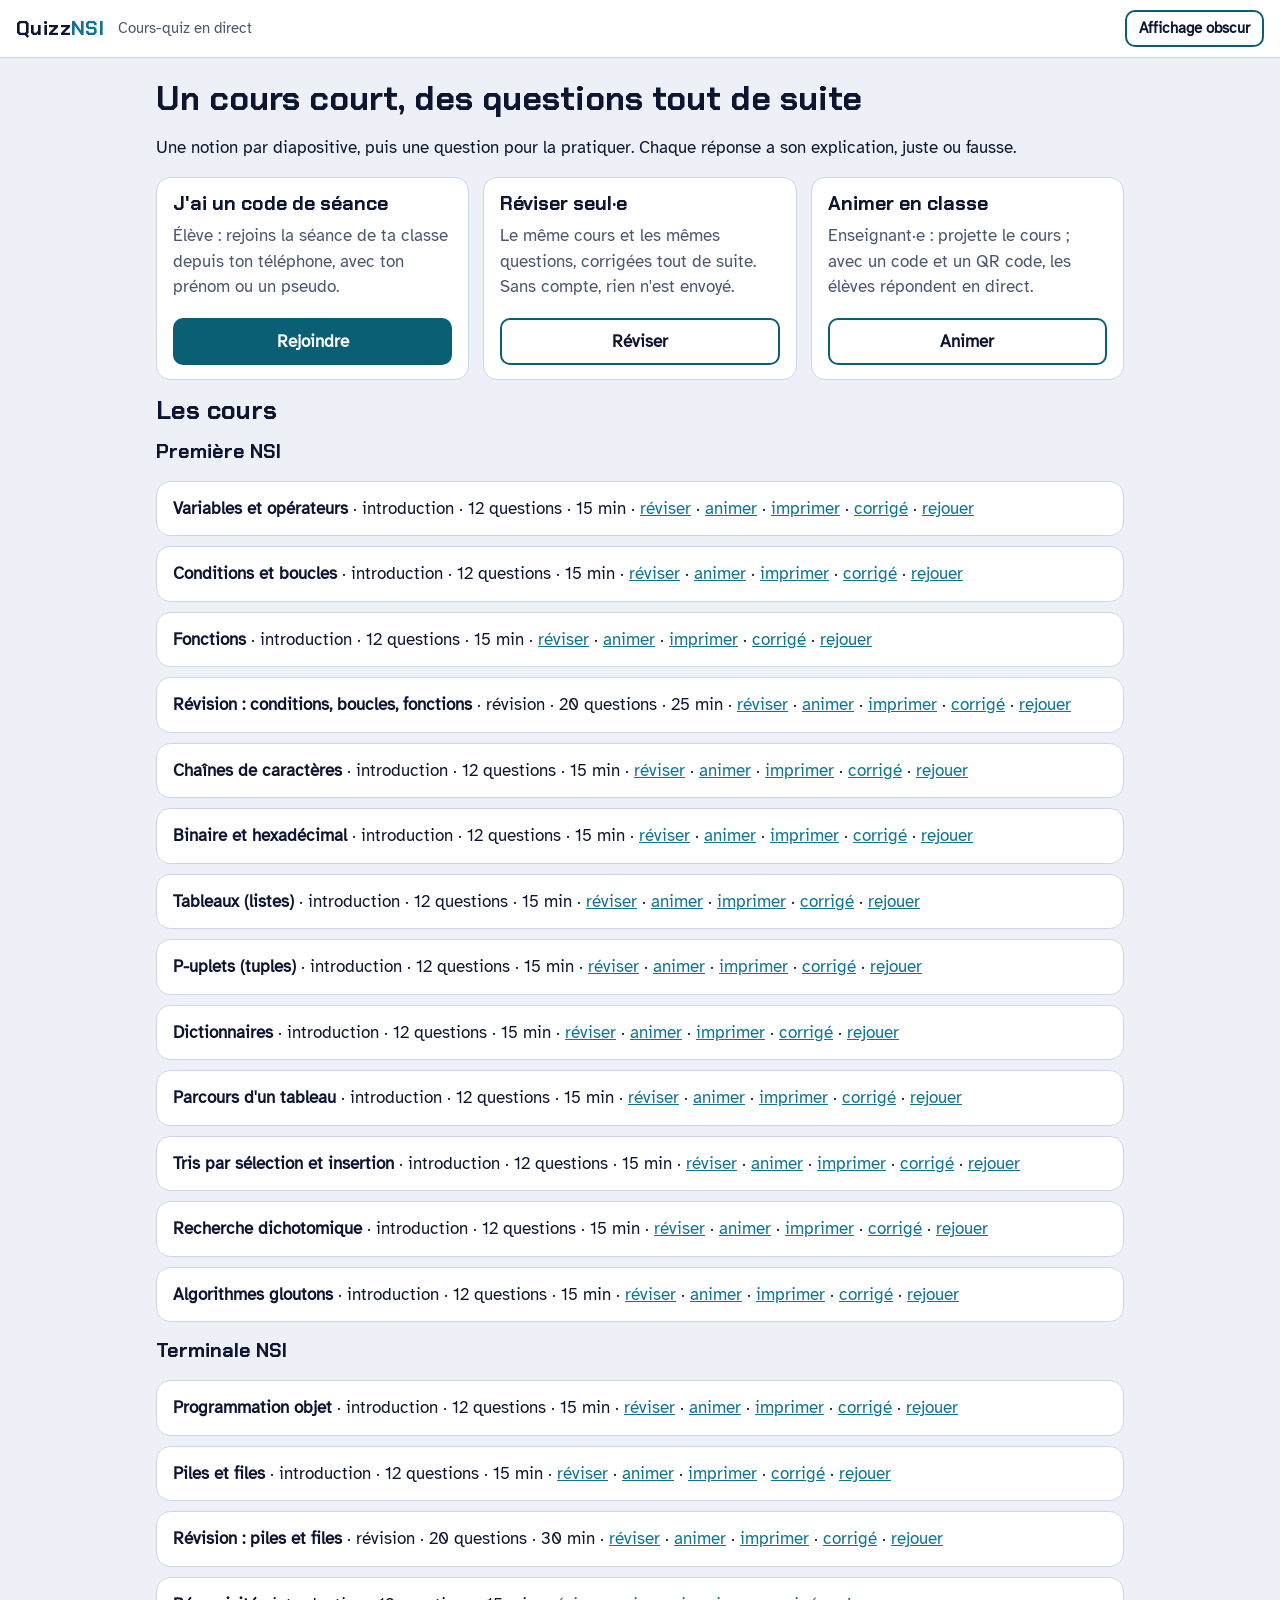
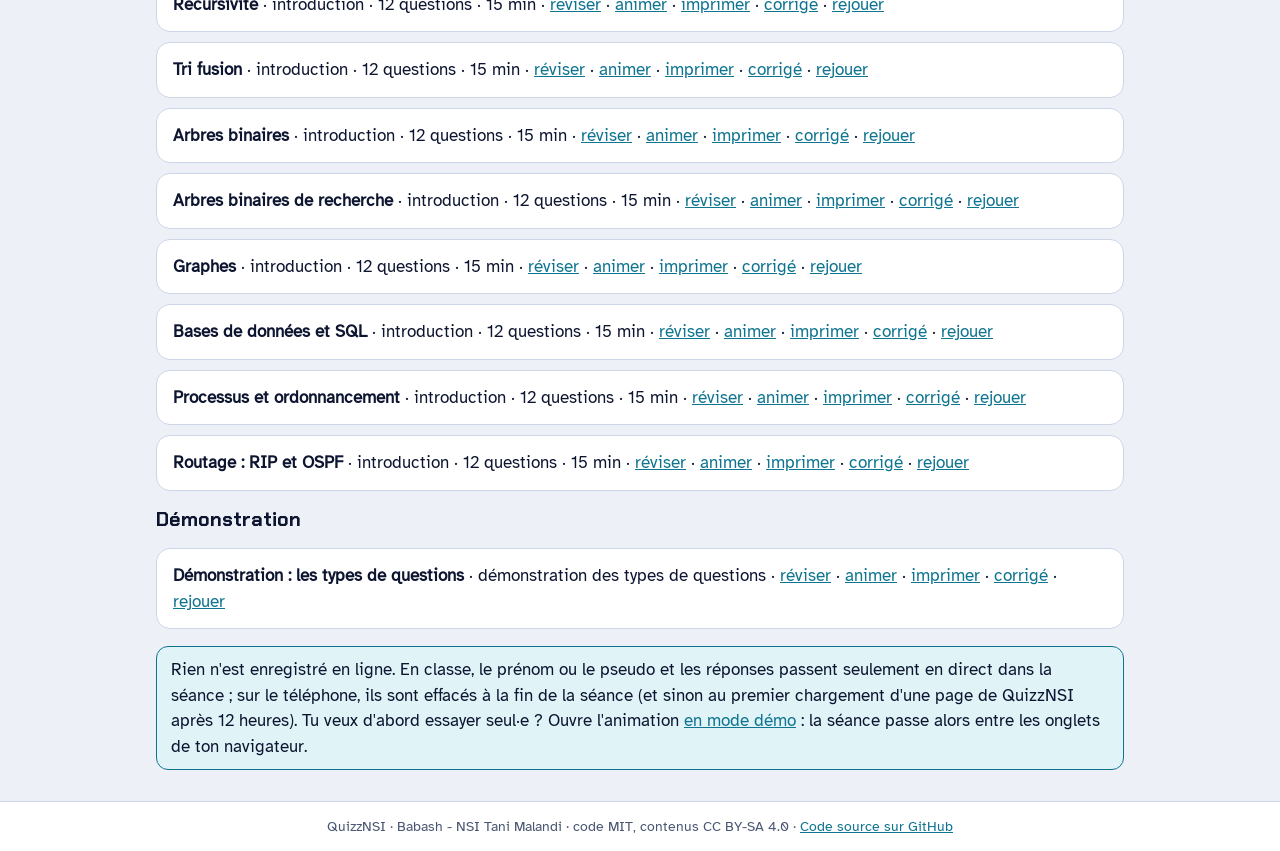
<file: index.html>
<!DOCTYPE html>
<html lang="fr">
<head>
<meta charset="utf-8">
<meta name="viewport" content="width=device-width, initial-scale=1">
<title>QuizzNSI · cours-quiz en direct</title>
<meta name="description" content="Des cours en diapositives avec des questions à choix, à suivre en classe, chacun·e depuis son téléphone, seul·e en révision, ou sur papier.">
<link rel="icon" href="favicon.svg" type="image/svg+xml">
<link rel="stylesheet" href="css/polices.css">
<link rel="stylesheet" href="css/quizz.css">
<script>try{var t=localStorage.getItem('quizz-nsi:theme');t=t&&JSON.parse(t);if(t==='light'||t==='dark')document.documentElement.dataset.theme=t}catch(e){}</script>
</head>
<body>
<a class="evitement" href="#contenu">Aller au contenu</a>
<header class="barre">
  <a class="marque" href="index.html">Quizz<b>NSI</b></a>
  <span class="titre-page">Cours-quiz en direct</span>
  <div class="actions"><button class="bouton petit" type="button" data-bascule-theme>Affichage obscur</button></div>
</header>
<main id="contenu" tabindex="-1" class="accueil">
  <h1>Un cours court, des questions tout de suite</h1>
  <p>Une notion par diapositive, puis une question pour la pratiquer. Chaque réponse a son explication, juste ou fausse.</p>
  <div class="chemins">
    <section class="cadre chemin">
      <h2>J'ai un code de séance</h2>
      <p>Élève : rejoins la séance de ta classe depuis ton téléphone, avec ton prénom ou un pseudo.</p>
      <a class="bouton fort" href="rejoindre.html">Rejoindre</a>
    </section>
    <section class="cadre chemin">
      <h2>Réviser seul·e</h2>
      <p>Le même cours et les mêmes questions, corrigées tout de suite. Sans compte, rien n'est envoyé.</p>
      <a class="bouton" href="revision.html?cours=piles-files">Réviser</a>
    </section>
    <section class="cadre chemin">
      <h2>Animer en classe</h2>
      <p>Enseignant·e : projette le cours ; avec un code et un QR code, les élèves répondent en direct.</p>
      <a class="bouton" href="animer.html?cours=piles-files">Animer</a>
    </section>
  </div>
  <h2>Les cours</h2>
  <div id="cours">
  <h3>Première NSI</h3>
  <ul class="cours-liste">
    <li class="cadre"><strong>Variables et opérateurs</strong> · introduction · 12 questions · 15&nbsp;min · <a href="revision.html?cours=variables">réviser</a> · <a href="animer.html?cours=variables">animer</a> · <a href="imprimer.html?cours=variables">imprimer</a> · <a href="imprimer.html?cours=variables&amp;corrige">corrigé</a> · <a href="revision.html?cours=variables&amp;rejouer">rejouer</a></li>
    <li class="cadre"><strong>Conditions et boucles</strong> · introduction · 12 questions · 15&nbsp;min · <a href="revision.html?cours=conditions-boucles">réviser</a> · <a href="animer.html?cours=conditions-boucles">animer</a> · <a href="imprimer.html?cours=conditions-boucles">imprimer</a> · <a href="imprimer.html?cours=conditions-boucles&amp;corrige">corrigé</a> · <a href="revision.html?cours=conditions-boucles&amp;rejouer">rejouer</a></li>
    <li class="cadre"><strong>Fonctions</strong> · introduction · 12 questions · 15&nbsp;min · <a href="revision.html?cours=fonctions">réviser</a> · <a href="animer.html?cours=fonctions">animer</a> · <a href="imprimer.html?cours=fonctions">imprimer</a> · <a href="imprimer.html?cours=fonctions&amp;corrige">corrigé</a> · <a href="revision.html?cours=fonctions&amp;rejouer">rejouer</a></li>
    <li class="cadre"><strong>Révision : conditions, boucles, fonctions</strong> · révision · 20 questions · 25&nbsp;min · <a href="revision.html?cours=revision-conditions-boucles">réviser</a> · <a href="animer.html?cours=revision-conditions-boucles">animer</a> · <a href="imprimer.html?cours=revision-conditions-boucles">imprimer</a> · <a href="imprimer.html?cours=revision-conditions-boucles&amp;corrige">corrigé</a> · <a href="revision.html?cours=revision-conditions-boucles&amp;rejouer">rejouer</a></li>
    <li class="cadre"><strong>Chaînes de caractères</strong> · introduction · 12 questions · 15&nbsp;min · <a href="revision.html?cours=chaines">réviser</a> · <a href="animer.html?cours=chaines">animer</a> · <a href="imprimer.html?cours=chaines">imprimer</a> · <a href="imprimer.html?cours=chaines&amp;corrige">corrigé</a> · <a href="revision.html?cours=chaines&amp;rejouer">rejouer</a></li>
    <li class="cadre"><strong>Binaire et hexadécimal</strong> · introduction · 12 questions · 15&nbsp;min · <a href="revision.html?cours=binaire">réviser</a> · <a href="animer.html?cours=binaire">animer</a> · <a href="imprimer.html?cours=binaire">imprimer</a> · <a href="imprimer.html?cours=binaire&amp;corrige">corrigé</a> · <a href="revision.html?cours=binaire&amp;rejouer">rejouer</a></li>
    <li class="cadre"><strong>Tableaux (listes)</strong> · introduction · 12 questions · 15&nbsp;min · <a href="revision.html?cours=listes">réviser</a> · <a href="animer.html?cours=listes">animer</a> · <a href="imprimer.html?cours=listes">imprimer</a> · <a href="imprimer.html?cours=listes&amp;corrige">corrigé</a> · <a href="revision.html?cours=listes&amp;rejouer">rejouer</a></li>
    <li class="cadre"><strong>P-uplets (tuples)</strong> · introduction · 12 questions · 15&nbsp;min · <a href="revision.html?cours=tuples">réviser</a> · <a href="animer.html?cours=tuples">animer</a> · <a href="imprimer.html?cours=tuples">imprimer</a> · <a href="imprimer.html?cours=tuples&amp;corrige">corrigé</a> · <a href="revision.html?cours=tuples&amp;rejouer">rejouer</a></li>
    <li class="cadre"><strong>Dictionnaires</strong> · introduction · 12 questions · 15&nbsp;min · <a href="revision.html?cours=dictionnaires">réviser</a> · <a href="animer.html?cours=dictionnaires">animer</a> · <a href="imprimer.html?cours=dictionnaires">imprimer</a> · <a href="imprimer.html?cours=dictionnaires&amp;corrige">corrigé</a> · <a href="revision.html?cours=dictionnaires&amp;rejouer">rejouer</a></li>
    <li class="cadre"><strong>Parcours d'un tableau</strong> · introduction · 12 questions · 15&nbsp;min · <a href="revision.html?cours=parcours-tableau">réviser</a> · <a href="animer.html?cours=parcours-tableau">animer</a> · <a href="imprimer.html?cours=parcours-tableau">imprimer</a> · <a href="imprimer.html?cours=parcours-tableau&amp;corrige">corrigé</a> · <a href="revision.html?cours=parcours-tableau&amp;rejouer">rejouer</a></li>
    <li class="cadre"><strong>Tris par sélection et insertion</strong> · introduction · 12 questions · 15&nbsp;min · <a href="revision.html?cours=tris">réviser</a> · <a href="animer.html?cours=tris">animer</a> · <a href="imprimer.html?cours=tris">imprimer</a> · <a href="imprimer.html?cours=tris&amp;corrige">corrigé</a> · <a href="revision.html?cours=tris&amp;rejouer">rejouer</a></li>
    <li class="cadre"><strong>Recherche dichotomique</strong> · introduction · 12 questions · 15&nbsp;min · <a href="revision.html?cours=dichotomie">réviser</a> · <a href="animer.html?cours=dichotomie">animer</a> · <a href="imprimer.html?cours=dichotomie">imprimer</a> · <a href="imprimer.html?cours=dichotomie&amp;corrige">corrigé</a> · <a href="revision.html?cours=dichotomie&amp;rejouer">rejouer</a></li>
    <li class="cadre"><strong>Algorithmes gloutons</strong> · introduction · 12 questions · 15&nbsp;min · <a href="revision.html?cours=gloutons">réviser</a> · <a href="animer.html?cours=gloutons">animer</a> · <a href="imprimer.html?cours=gloutons">imprimer</a> · <a href="imprimer.html?cours=gloutons&amp;corrige">corrigé</a> · <a href="revision.html?cours=gloutons&amp;rejouer">rejouer</a></li>
  </ul>
  <h3>Terminale NSI</h3>
  <ul class="cours-liste">
    <li class="cadre"><strong>Programmation objet</strong> · introduction · 12 questions · 15&nbsp;min · <a href="revision.html?cours=poo">réviser</a> · <a href="animer.html?cours=poo">animer</a> · <a href="imprimer.html?cours=poo">imprimer</a> · <a href="imprimer.html?cours=poo&amp;corrige">corrigé</a> · <a href="revision.html?cours=poo&amp;rejouer">rejouer</a></li>
    <li class="cadre"><strong>Piles et files</strong> · introduction · 12 questions · 15&nbsp;min · <a href="revision.html?cours=piles-files">réviser</a> · <a href="animer.html?cours=piles-files">animer</a> · <a href="imprimer.html?cours=piles-files">imprimer</a> · <a href="imprimer.html?cours=piles-files&amp;corrige">corrigé</a> · <a href="revision.html?cours=piles-files&amp;rejouer">rejouer</a></li>
    <li class="cadre"><strong>Révision : piles et files</strong> · révision · 20 questions · 30&nbsp;min · <a href="revision.html?cours=revision-piles-files">réviser</a> · <a href="animer.html?cours=revision-piles-files">animer</a> · <a href="imprimer.html?cours=revision-piles-files">imprimer</a> · <a href="imprimer.html?cours=revision-piles-files&amp;corrige">corrigé</a> · <a href="revision.html?cours=revision-piles-files&amp;rejouer">rejouer</a></li>
    <li class="cadre"><strong>Récursivité</strong> · introduction · 12 questions · 15&nbsp;min · <a href="revision.html?cours=recursivite">réviser</a> · <a href="animer.html?cours=recursivite">animer</a> · <a href="imprimer.html?cours=recursivite">imprimer</a> · <a href="imprimer.html?cours=recursivite&amp;corrige">corrigé</a> · <a href="revision.html?cours=recursivite&amp;rejouer">rejouer</a></li>
    <li class="cadre"><strong>Tri fusion</strong> · introduction · 12 questions · 15&nbsp;min · <a href="revision.html?cours=tri-fusion">réviser</a> · <a href="animer.html?cours=tri-fusion">animer</a> · <a href="imprimer.html?cours=tri-fusion">imprimer</a> · <a href="imprimer.html?cours=tri-fusion&amp;corrige">corrigé</a> · <a href="revision.html?cours=tri-fusion&amp;rejouer">rejouer</a></li>
    <li class="cadre"><strong>Arbres binaires</strong> · introduction · 12 questions · 15&nbsp;min · <a href="revision.html?cours=arbres-binaires">réviser</a> · <a href="animer.html?cours=arbres-binaires">animer</a> · <a href="imprimer.html?cours=arbres-binaires">imprimer</a> · <a href="imprimer.html?cours=arbres-binaires&amp;corrige">corrigé</a> · <a href="revision.html?cours=arbres-binaires&amp;rejouer">rejouer</a></li>
    <li class="cadre"><strong>Arbres binaires de recherche</strong> · introduction · 12 questions · 15&nbsp;min · <a href="revision.html?cours=abr">réviser</a> · <a href="animer.html?cours=abr">animer</a> · <a href="imprimer.html?cours=abr">imprimer</a> · <a href="imprimer.html?cours=abr&amp;corrige">corrigé</a> · <a href="revision.html?cours=abr&amp;rejouer">rejouer</a></li>
    <li class="cadre"><strong>Graphes</strong> · introduction · 12 questions · 15&nbsp;min · <a href="revision.html?cours=graphes">réviser</a> · <a href="animer.html?cours=graphes">animer</a> · <a href="imprimer.html?cours=graphes">imprimer</a> · <a href="imprimer.html?cours=graphes&amp;corrige">corrigé</a> · <a href="revision.html?cours=graphes&amp;rejouer">rejouer</a></li>
    <li class="cadre"><strong>Bases de données et SQL</strong> · introduction · 12 questions · 15&nbsp;min · <a href="revision.html?cours=sql">réviser</a> · <a href="animer.html?cours=sql">animer</a> · <a href="imprimer.html?cours=sql">imprimer</a> · <a href="imprimer.html?cours=sql&amp;corrige">corrigé</a> · <a href="revision.html?cours=sql&amp;rejouer">rejouer</a></li>
    <li class="cadre"><strong>Processus et ordonnancement</strong> · introduction · 12 questions · 15&nbsp;min · <a href="revision.html?cours=processus">réviser</a> · <a href="animer.html?cours=processus">animer</a> · <a href="imprimer.html?cours=processus">imprimer</a> · <a href="imprimer.html?cours=processus&amp;corrige">corrigé</a> · <a href="revision.html?cours=processus&amp;rejouer">rejouer</a></li>
    <li class="cadre"><strong>Routage : RIP et OSPF</strong> · introduction · 12 questions · 15&nbsp;min · <a href="revision.html?cours=routage">réviser</a> · <a href="animer.html?cours=routage">animer</a> · <a href="imprimer.html?cours=routage">imprimer</a> · <a href="imprimer.html?cours=routage&amp;corrige">corrigé</a> · <a href="revision.html?cours=routage&amp;rejouer">rejouer</a></li>
  </ul>
  <h3>Démonstration</h3>
  <ul class="cours-liste">
    <li class="cadre"><strong>Démonstration : les types de questions</strong> · démonstration des types de questions · <a href="revision.html?cours=demo-types-de-questions">réviser</a> · <a href="animer.html?cours=demo-types-de-questions">animer</a> · <a href="imprimer.html?cours=demo-types-de-questions">imprimer</a> · <a href="imprimer.html?cours=demo-types-de-questions&amp;corrige">corrigé</a> · <a href="revision.html?cours=demo-types-de-questions&amp;rejouer">rejouer</a></li>
  </ul>
  </div>
  <p class="info">Rien n'est enregistré en ligne. En classe, le prénom ou le pseudo et les réponses passent seulement en direct dans la séance ; sur le téléphone, ils sont effacés à la fin de la séance (et sinon au premier chargement d'une page de QuizzNSI après 12 heures). Tu veux d'abord essayer seul·e ? Ouvre l'animation <a href="animer.html?cours=piles-files&amp;demo">en mode démo</a> : la séance passe alors entre les onglets de ton navigateur.</p>
</main>
<footer class="pied">QuizzNSI · Babash - NSI Tani Malandi · code MIT, contenus CC BY-SA 4.0 · <a href="https://github.com/babash/quizz-nsi" rel="noopener">Code source sur GitHub</a></footer>
<script src="js/commun.js"></script>
<script>
(async function () {
  const Q = window.QuizzNSI; Q.theme();
  try {
    const r = await fetch('cours/catalogue.json', { cache: 'no-cache' }); if (!r.ok) return;
    const c = await r.json(); if (!c || !Array.isArray(c.cours) || !c.cours.length) return;
    // rangés par niveau, dans l'ordre du catalogue (la progression de l'année) ; la démonstration à la fin
    const ligne = x => {
      const id = encodeURIComponent(x.id);
      const gabarit = x.gabarit === 'introduction' ? 'introduction · ' : x.gabarit === 'revision' ? 'révision · ' : '';
      const duree = (x.duree_minutes | 0) > 0 ? ' · ' + (x.duree_minutes | 0) + String.fromCharCode(0xA0) + 'min' : '';
      const quoi = x.demonstration === true ? 'démonstration des types de questions' : gabarit + (x.questions | 0) + ' questions' + duree;
      return '<li class="cadre"><strong>' + Q.echapper(x.titre) + '</strong> · ' + quoi + ' · '
        + '<a href="revision.html?cours=' + id + '">réviser</a> · <a href="animer.html?cours=' + id + '">animer</a> · <a href="imprimer.html?cours=' + id + '">imprimer</a> · <a href="imprimer.html?cours=' + id + '&amp;corrige">corrigé</a> · <a href="revision.html?cours=' + id + '&amp;rejouer">rejouer</a></li>';
    };
    const groupes = [];
    c.cours.filter(x => /^[a-z0-9-]{1,60}$/.test(x.id)).forEach(x => {
      const nom = x.demonstration === true ? 'Démonstration' : String(x.niveau || '');
      let g = groupes.find(y => y.nom === nom);
      if (!g) { g = { nom, cours: [] }; groupes.push(g); }
      g.cours.push(x);
    });
    groupes.sort((a, b) => (a.nom === 'Démonstration') - (b.nom === 'Démonstration'));
    document.getElementById('cours').innerHTML = groupes.map(g => '<h3>' + Q.echapper(g.nom) + '</h3><ul class="cours-liste">' + g.cours.map(ligne).join('') + '</ul>').join('');
  } catch (e) { /* la liste écrite dans la page reste */ }
})();
</script>
</body>
</html>
</file>
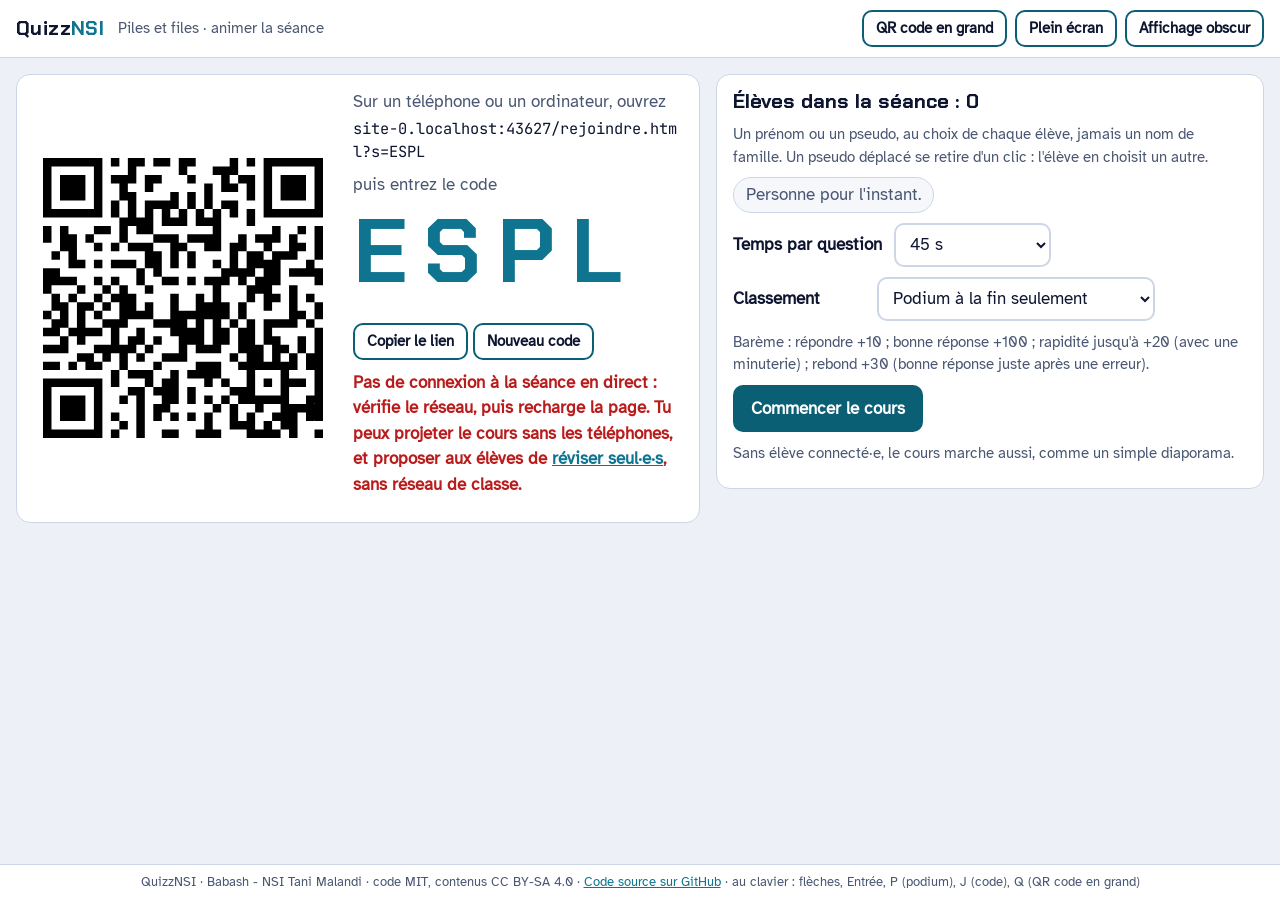
<file: animer.html>
<!DOCTYPE html>
<html lang="fr">
<head>
<meta charset="utf-8">
<meta name="viewport" content="width=device-width, initial-scale=1">
<title>QuizzNSI · animer la séance</title>
<meta name="description" content="Page à projeter : le cours en diapositives, le code de séance et le QR code, les réponses des élèves en direct.">
<link rel="icon" href="favicon.svg" type="image/svg+xml">
<link rel="stylesheet" href="css/polices.css">
<link rel="stylesheet" href="css/quizz.css">
<link rel="stylesheet" href="css/seance.css">
<script>try{var t=localStorage.getItem('quizz-nsi:theme');t=t&&JSON.parse(t);if(t==='light'||t==='dark')document.documentElement.dataset.theme=t}catch(e){}</script>
</head>
<body class="projete">
<a class="evitement" href="#contenu">Aller au contenu</a>
<header class="barre">
  <a class="marque" href="index.html">Quizz<b>NSI</b></a>
  <span class="titre-page" id="titreCours">Animer la séance</span>
  <div class="actions">
    <span class="pastille-seance" id="pastilleSeance" hidden><span>Séance</span> <b id="codeBarre">····</b> · <span id="nbBarre">0 élève</span></span>
    <button class="bouton petit" type="button" id="btnRejoindre" aria-expanded="false" aria-controls="carteRejoindre" hidden>Code et QR code</button>
    <button class="bouton petit" type="button" id="btnQrGrand" aria-haspopup="dialog" aria-controls="qrBoite" aria-keyshortcuts="Q">QR code en grand</button>
    <button class="bouton petit" type="button" id="btnPodium" hidden>Podium</button>
    <button class="bouton petit" type="button" id="btnPleinEcran">Plein écran</button>
    <button class="bouton petit" type="button" data-bascule-theme>Affichage obscur</button>
  </div>
</header>
<main id="contenu" tabindex="-1">
  <p class="visuel-cache" id="annonce" aria-live="polite"></p>
  <p id="autreHote" class="alerte" role="alert" hidden></p>

  <section id="accueil" class="accueil-seance" hidden>
    <div class="rejoindre-grand cadre">
      <div id="qr" class="qr" role="img" aria-label="QR code du lien de la séance"></div>
      <div>
        <p class="etape">Sur un téléphone ou un ordinateur, ouvrez</p>
        <p class="lien" id="lien"></p>
        <p class="etape">puis entrez le code</p>
        <p class="code-seance" id="code">····</p>
        <p><button class="bouton petit" type="button" id="copier">Copier le lien</button> <button class="bouton petit" type="button" id="nouvelle">Nouveau code</button></p>
        <p id="etatConnexion" class="etat" role="status"></p>
      </div>
    </div>
    <div class="cadre reglages">
      <h2>Élèves dans la séance : <span id="nbEleves">0</span></h2>
      <p class="aide">Un prénom ou un pseudo, au choix de chaque élève, jamais un nom de famille. Un pseudo déplacé se retire d'un clic : l'élève en choisit un autre.</p>
      <ul class="eleves" id="eleves" aria-live="polite"></ul>
      <div class="ligne-reglage">
        <label for="duree">Temps par question</label>
        <select id="duree"><option value="0">Sans minuterie</option><option value="20">20 s</option><option value="30">30 s</option><option value="45" selected>45 s</option><option value="60">1 min</option><option value="90">1 min 30</option></select>
      </div>
      <div class="ligne-reglage">
        <label for="podium">Classement</label>
        <select id="podium"><option value="fin" selected>Podium à la fin seulement</option><option value="chaque">Podium après chaque question</option><option value="jamais">Pas de classement</option></select>
      </div>
      <p class="aide">Barème : répondre +10 ; bonne réponse +100 ; rapidité jusqu'à +20 (avec une minuterie) ; rebond +30 (bonne réponse juste après une erreur).</p>
      <p><button class="bouton fort" type="button" id="commencer">Commencer le cours</button> <button class="bouton" type="button" id="reprendre" hidden>Reprendre</button></p>
      <p class="aide">Sans élève connecté·e, le cours marche aussi, comme un simple diaporama.</p>
    </div>
  </section>

  <div id="scene" tabindex="-1" hidden></div>

  <aside id="carteRejoindre" class="carte-rejoindre cadre" hidden>
    <div id="qrPetit" class="qr" role="img" aria-label="QR code du lien de la séance"></div>
    <div><p class="code-seance petit" id="codePetit">····</p><p class="lien" id="lienPetit"></p>
    <h3>Élèves : <span id="nbEleves2">0</span></h3><ul class="eleves" id="eleves2"></ul></div>
  </aside>

  <dialog id="qrBoite" class="qr-boite" aria-labelledby="qrTitre">
    <h2 id="qrTitre" class="qr-titre">Rejoindre la séance</h2>
    <div class="qr-grand-corps">
      <div id="qrGrand" class="qr" role="img" aria-label="QR code du lien de la séance"></div>
      <div class="qr-grand-texte">
        <p class="etape" id="qrEtape1">Scannez le QR code, ou ouvrez</p>
        <p class="lien" id="lienGrand"></p>
        <p class="etape" id="qrEtape2">puis entrez le code</p>
        <p class="code-seance geant" id="codeGrand">····</p>
        <p class="aide" id="qrNb"></p>
      </div>
    </div>
    <form method="dialog"><button class="bouton fort" type="submit" id="qrFermer">Fermer (Q ou Échap)</button></form>
  </dialog>

  <dialog id="motsBoite" class="podium-boite" aria-labelledby="motsTitre">
    <h2 id="motsTitre">Relire et supprimer les mots</h2>
    <p class="alerte">Si ton écran est projeté, la classe voit aussi cette liste : coupe d'abord la projection (touche du vidéoprojecteur, ou écran étendu). Un mot supprimé disparaît du tableau et des téléphones, et ne peut plus être proposé ni voté.</p>
    <ul class="mots-liste" id="motsListe"></ul>
    <form method="dialog"><button class="bouton fort" type="submit">Fermer</button></form>
  </dialog>

  <dialog id="podiumBoite" class="podium-boite" aria-labelledby="podiumTitre">
    <h2 id="podiumTitre">Podium</h2>
    <div id="podiumCorps"></div>
    <div id="rejouerBloc" class="rejouer-bloc" hidden>
      <div id="qrRejouer" class="qr" role="img" aria-label="QR code pour rejouer le quiz seul·e"></div>
      <div><h3>Rejouer le quiz seul·e</h3>
        <p>Chaque élève peut rejouer le quiz sur son téléphone, sans l'enseignant·e : les questions dans un nouvel ordre, les réponses mélangées. Rien n'est envoyé.</p>
        <p class="lien" id="lienRejouer"></p>
        <p><button class="bouton" type="button" id="btnRejouerGrand">QR code « rejouer » en grand (Q)</button></p></div>
    </div>
    <form method="dialog"><button class="bouton fort" type="submit">Fermer</button></form>
  </dialog>
</main>
<nav class="nav-diapos commandes" aria-label="Commandes de la séance" id="commandes" hidden>
  <button class="bouton" type="button" id="prec">← Précédente</button>
  <span class="compteur" id="compteur"></span>
  <div class="progression" aria-hidden="true"><span id="barre"></span></div>
  <span class="statut-q" id="statutQ" role="status"></span>
  <button class="bouton fort" type="button" id="action">Suivante →</button>
</nav>
<footer class="pied">QuizzNSI · Babash - NSI Tani Malandi · code MIT, contenus CC BY-SA 4.0 · <a href="https://github.com/babash/quizz-nsi" rel="noopener">Code source sur GitHub</a> · au clavier : flèches, Entrée, P (podium), J (code), Q (QR code en grand)</footer>
<script src="config.js"></script>
<script src="vendor/temps-reel.js"></script>
<script src="vendor/qrcode.js"></script>
<script src="js/commun.js"></script>
<script src="js/activites.js"></script>
<script src="js/chiffre.js"></script>
<script src="js/messages.js"></script>
<script src="js/bareme.js"></script>
<script src="js/seance.js"></script>
<script src="js/diapos.js"></script>
<script src="js/animer.js"></script>
</body>
</html>
</file>
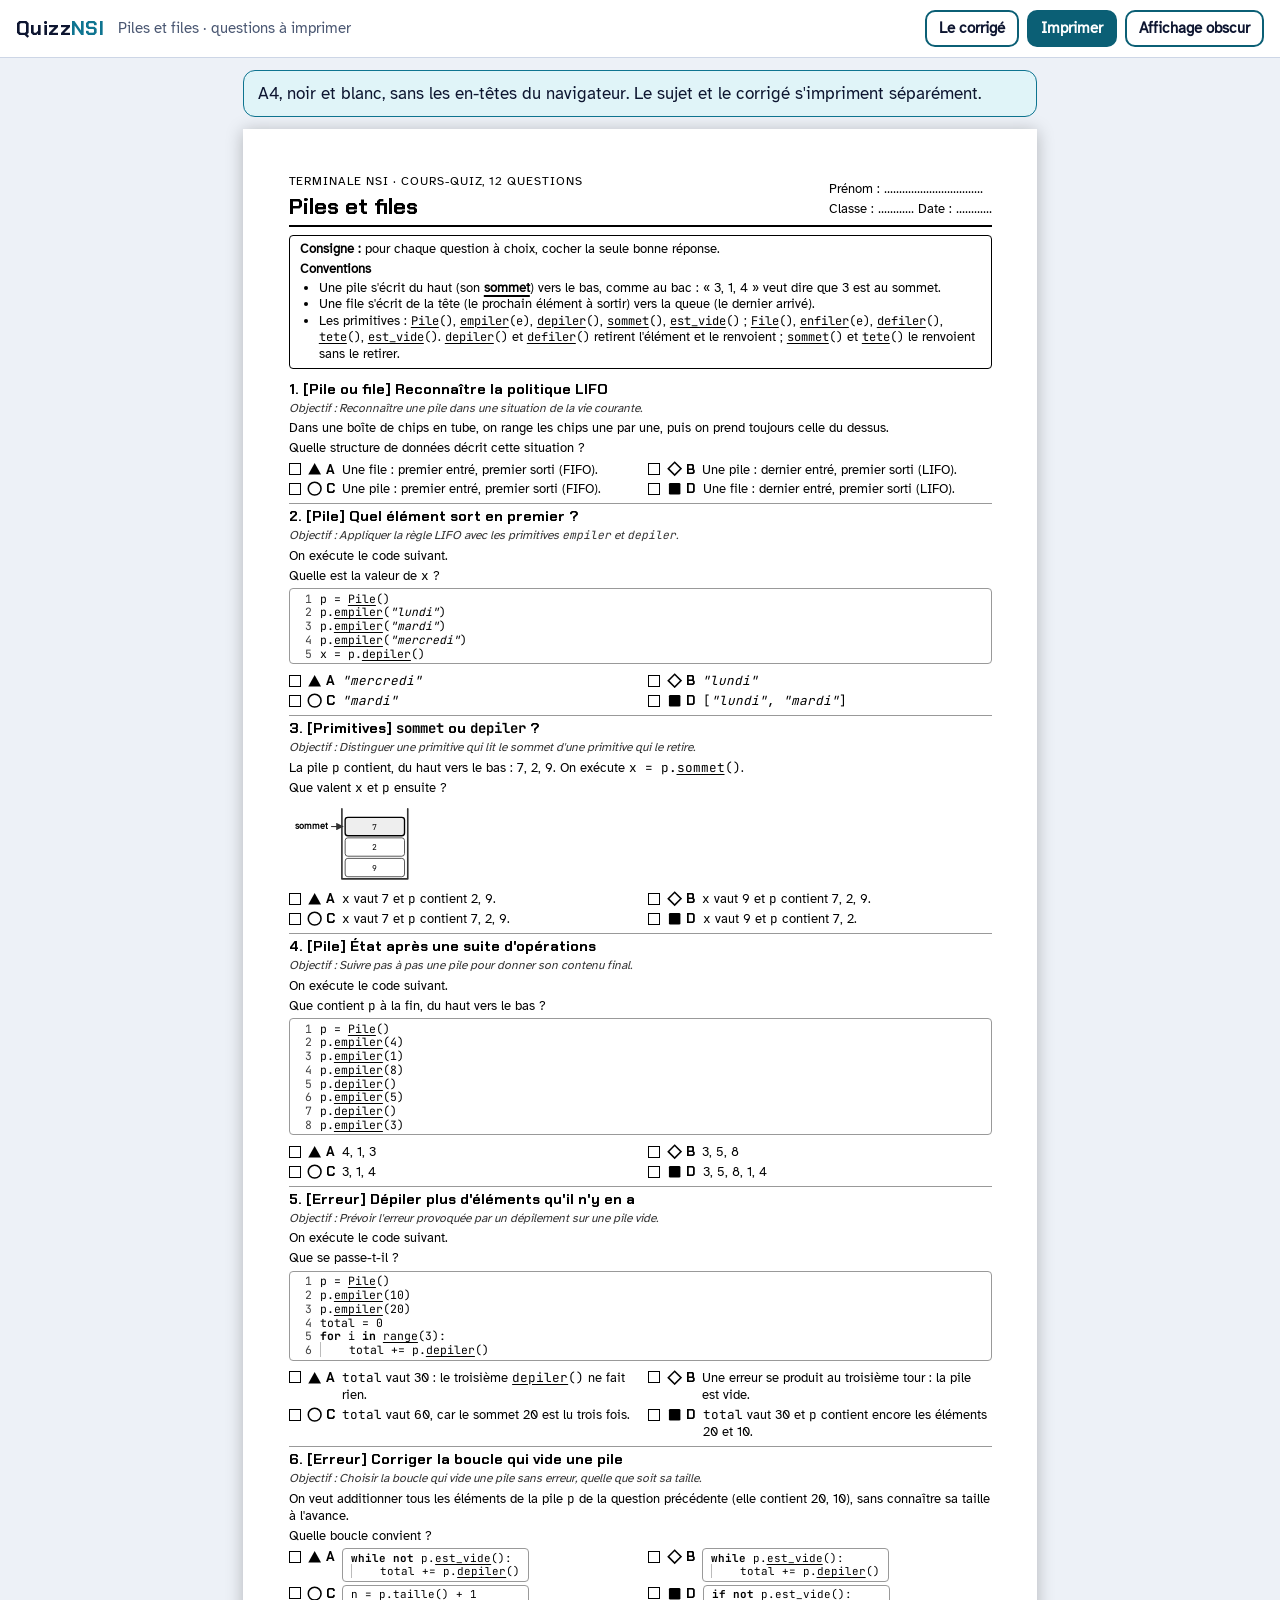
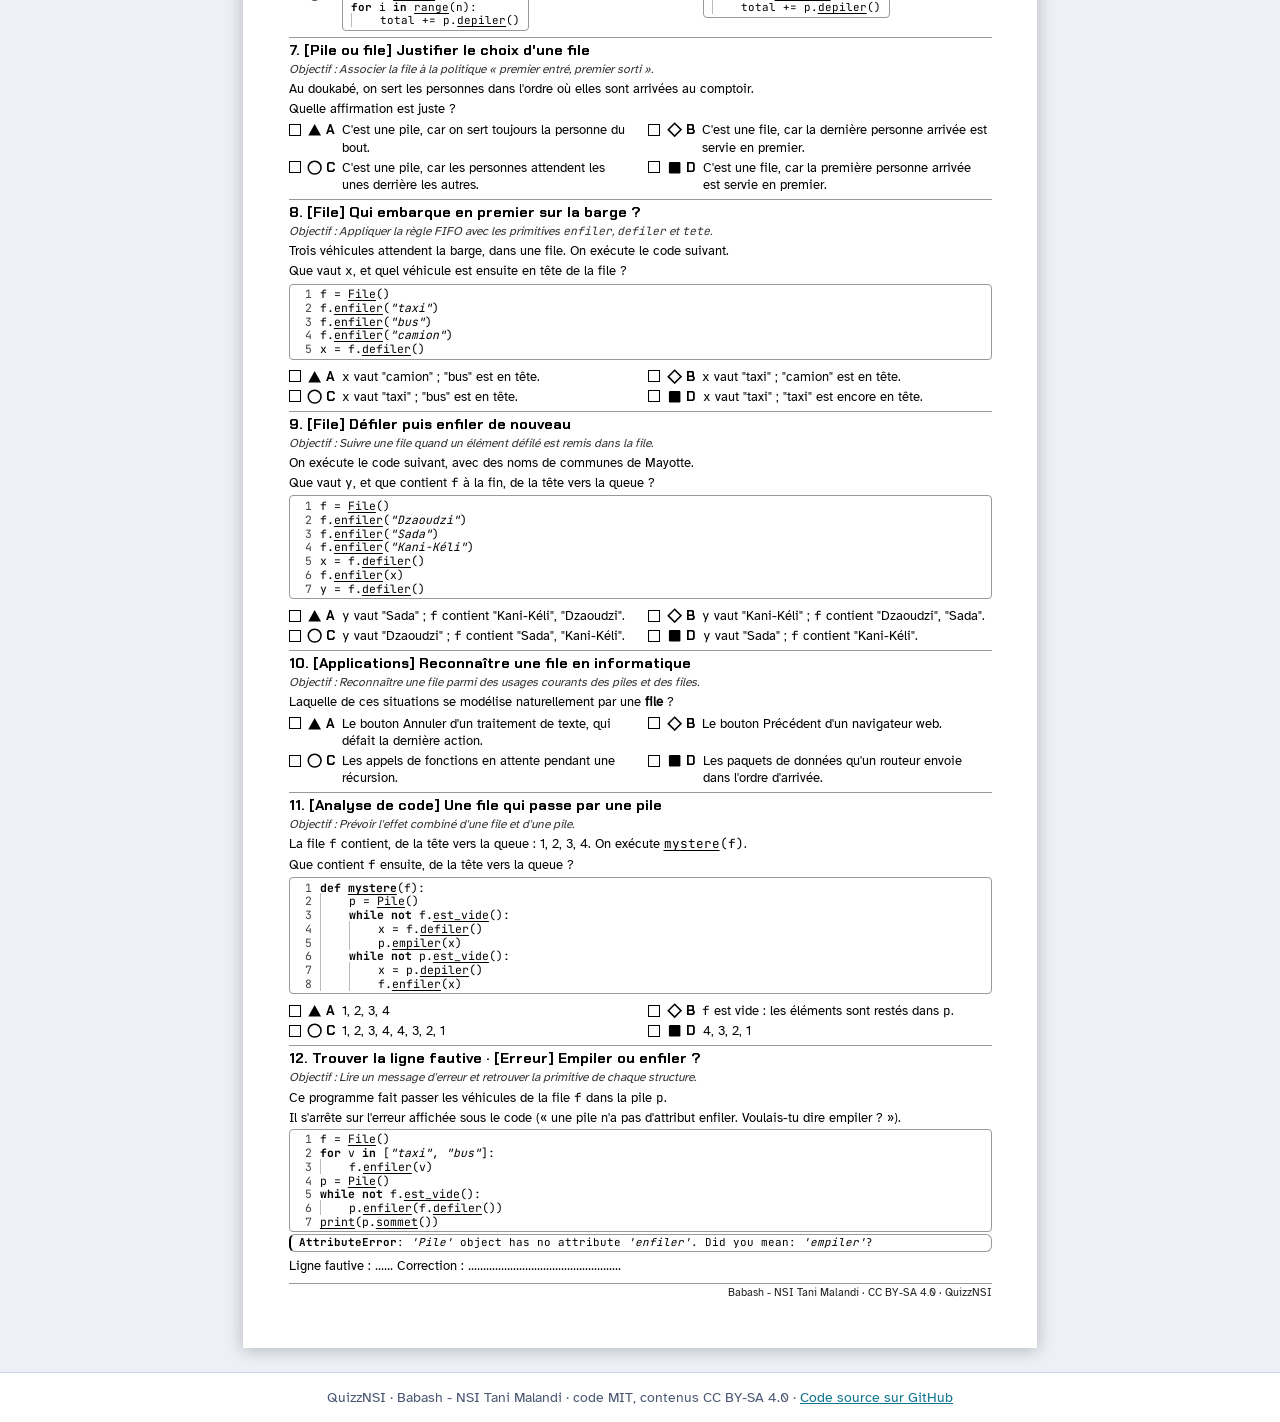
<file: imprimer.html>
<!DOCTYPE html>
<html lang="fr">
<head>
<meta charset="utf-8">
<meta name="viewport" content="width=device-width, initial-scale=1">
<title>QuizzNSI · version à imprimer</title>
<meta name="description" content="Les questions du cours-quiz sur une feuille A4 en noir et blanc, et leur corrigé à part.">
<link rel="icon" href="favicon.svg" type="image/svg+xml">
<link rel="stylesheet" href="css/polices.css">
<link rel="stylesheet" href="css/quizz.css">
<link rel="stylesheet" href="css/imprimer.css">
<script>try{var t=localStorage.getItem('quizz-nsi:theme');t=t&&JSON.parse(t);if(t==='light'||t==='dark')document.documentElement.dataset.theme=t}catch(e){}</script>
</head>
<body>
<a class="evitement" href="#contenu">Aller au contenu</a>
<header class="barre ecran-seul">
  <a class="marque" href="index.html">Quizz<b>NSI</b></a>
  <span class="titre-page" id="titreCours">Version à imprimer</span>
  <div class="actions">
    <a class="bouton petit" id="basculer" href="#">Corrigé</a>
    <button class="bouton petit fort" type="button" id="imprimer">Imprimer</button>
    <button class="bouton petit" type="button" data-bascule-theme>Affichage obscur</button>
  </div>
</header>
<main id="contenu" tabindex="-1">
  <p class="ecran-seul info consigne-impression">A4, noir et blanc, sans les en-têtes du navigateur. Le sujet et le corrigé s'impriment séparément.</p>
  <article id="feuille" class="feuille"></article>
</main>
<footer class="pied ecran-seul">QuizzNSI · Babash - NSI Tani Malandi · code MIT, contenus CC BY-SA 4.0 · <a href="https://github.com/babash/quizz-nsi" rel="noopener">Code source sur GitHub</a></footer>
<script src="js/commun.js"></script>
<script src="js/activites.js"></script>
<script src="js/diapos.js"></script>
<script src="js/imprimer.js"></script>
</body>
</html>
</file>
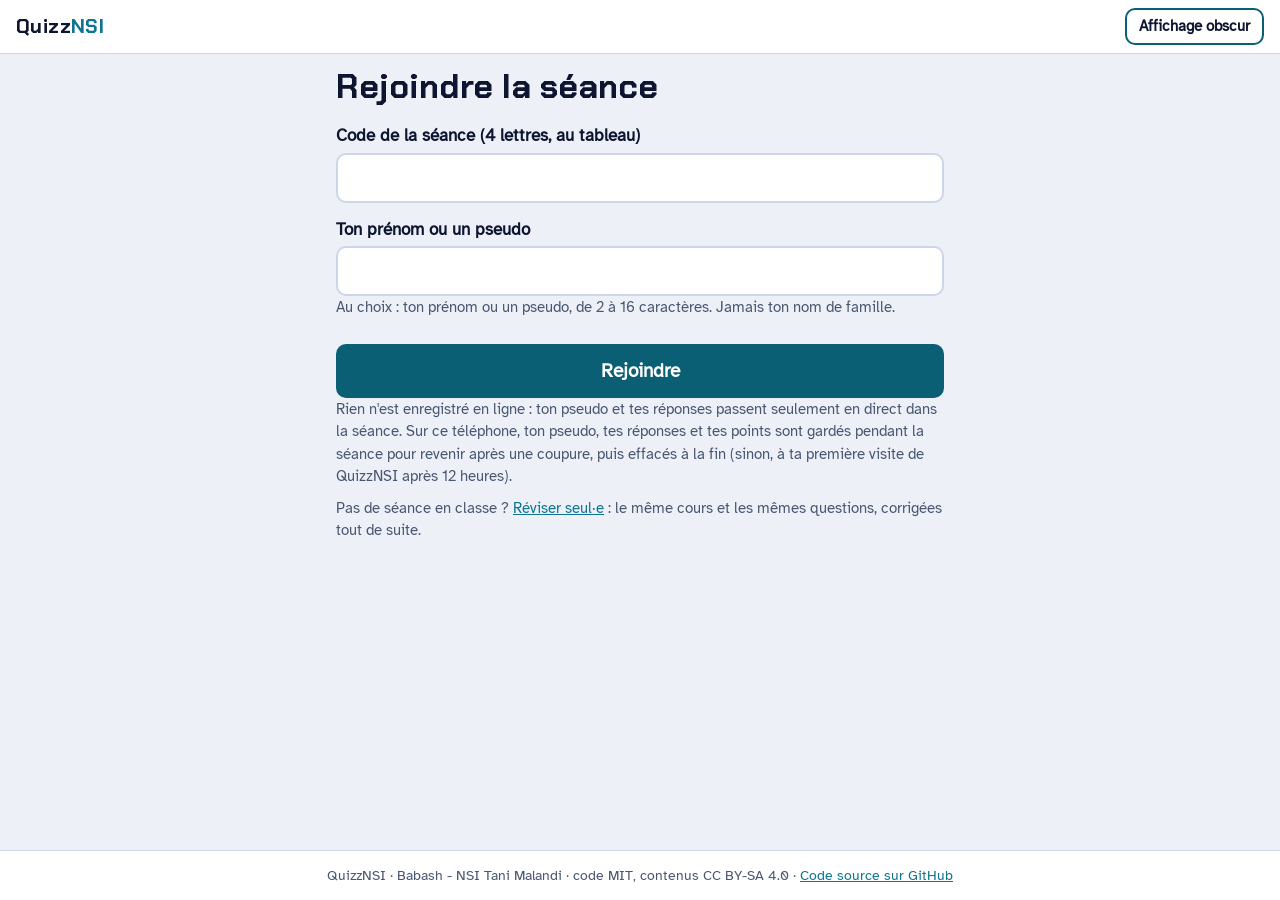
<file: rejoindre.html>
<!DOCTYPE html>
<html lang="fr">
<head>
<meta charset="utf-8">
<meta name="viewport" content="width=device-width, initial-scale=1">
<title>QuizzNSI · rejoindre la séance</title>
<meta name="description" content="Rejoindre la séance de la classe avec un prénom ou un pseudo, et répondre aux questions pendant le cours.">
<link rel="icon" href="favicon.svg" type="image/svg+xml">
<link rel="stylesheet" href="css/polices.css">
<link rel="stylesheet" href="css/quizz.css">
<link rel="stylesheet" href="css/seance.css">
<script>try{var t=localStorage.getItem('quizz-nsi:theme');t=t&&JSON.parse(t);if(t==='light'||t==='dark')document.documentElement.dataset.theme=t}catch(e){}</script>
</head>
<body class="eleve">
<a class="evitement" href="#contenu">Aller au contenu</a>
<header class="barre">
  <a class="marque" href="index.html">Quizz<b>NSI</b></a>
  <span class="moi" id="moi"></span>
  <span class="points" id="points"></span>
  <div class="actions">
    <button class="bouton petit" type="button" id="quitter" hidden>Quitter</button>
    <button class="bouton petit" type="button" data-bascule-theme>Affichage obscur</button>
  </div>
</header>
<main id="contenu" tabindex="-1">
  <p class="visuel-cache" id="annonce" aria-live="polite"></p>
  <form id="entree" class="formulaire" novalidate>
    <h1>Rejoindre la séance</h1>
    <label for="champCode">Code de la séance (4 lettres, au tableau)</label>
    <input type="text" id="champCode" inputmode="text" autocomplete="off" autocapitalize="characters" spellcheck="false" maxlength="6" required aria-describedby="erreurCode">
    <p class="erreur-champ" id="erreurCode" role="alert"></p>
    <label for="champPseudo">Ton prénom ou un pseudo</label>
    <input type="text" id="champPseudo" autocomplete="off" spellcheck="false" maxlength="16" required aria-describedby="aidePseudo erreurPseudo">
    <p class="aide" id="aidePseudo">Au choix : ton prénom ou un pseudo, de 2 à 16 caractères. Jamais ton nom de famille.</p>
    <p class="erreur-champ" id="erreurPseudo" role="alert"></p>
    <button class="bouton fort" type="submit" id="rejoindre">Rejoindre</button>
    <p class="aide">Rien n'est enregistré en ligne : ton pseudo et tes réponses passent seulement en direct dans la séance. Sur ce téléphone, ton pseudo, tes réponses et tes points sont gardés pendant la séance pour revenir après une coupure, puis effacés à la fin (sinon, à ta première visite de QuizzNSI après 12 heures).</p>
    <p class="aide">Pas de séance en classe ? <a href="revision.html">Réviser seul·e</a> : le même cours et les mêmes questions, corrigées tout de suite.</p>
  </form>
  <section id="jeu" hidden>
    <p id="connexion" class="etat" role="status"></p>
    <div id="ecran" tabindex="-1"></div>
  </section>
</main>
<footer class="pied">QuizzNSI · Babash - NSI Tani Malandi · code MIT, contenus CC BY-SA 4.0 · <a href="https://github.com/babash/quizz-nsi" rel="noopener">Code source sur GitHub</a></footer>
<script src="config.js"></script>
<script src="vendor/temps-reel.js"></script>
<script src="js/commun.js"></script>
<script src="js/activites.js"></script>
<script src="js/chiffre.js"></script>
<script src="js/messages.js"></script>
<script src="js/bareme.js"></script>
<script src="js/seance.js"></script>
<script src="js/diapos.js"></script>
<script src="js/activites-ui.js"></script>
<script src="js/rejoindre.js"></script>
</body>
</html>
</file>
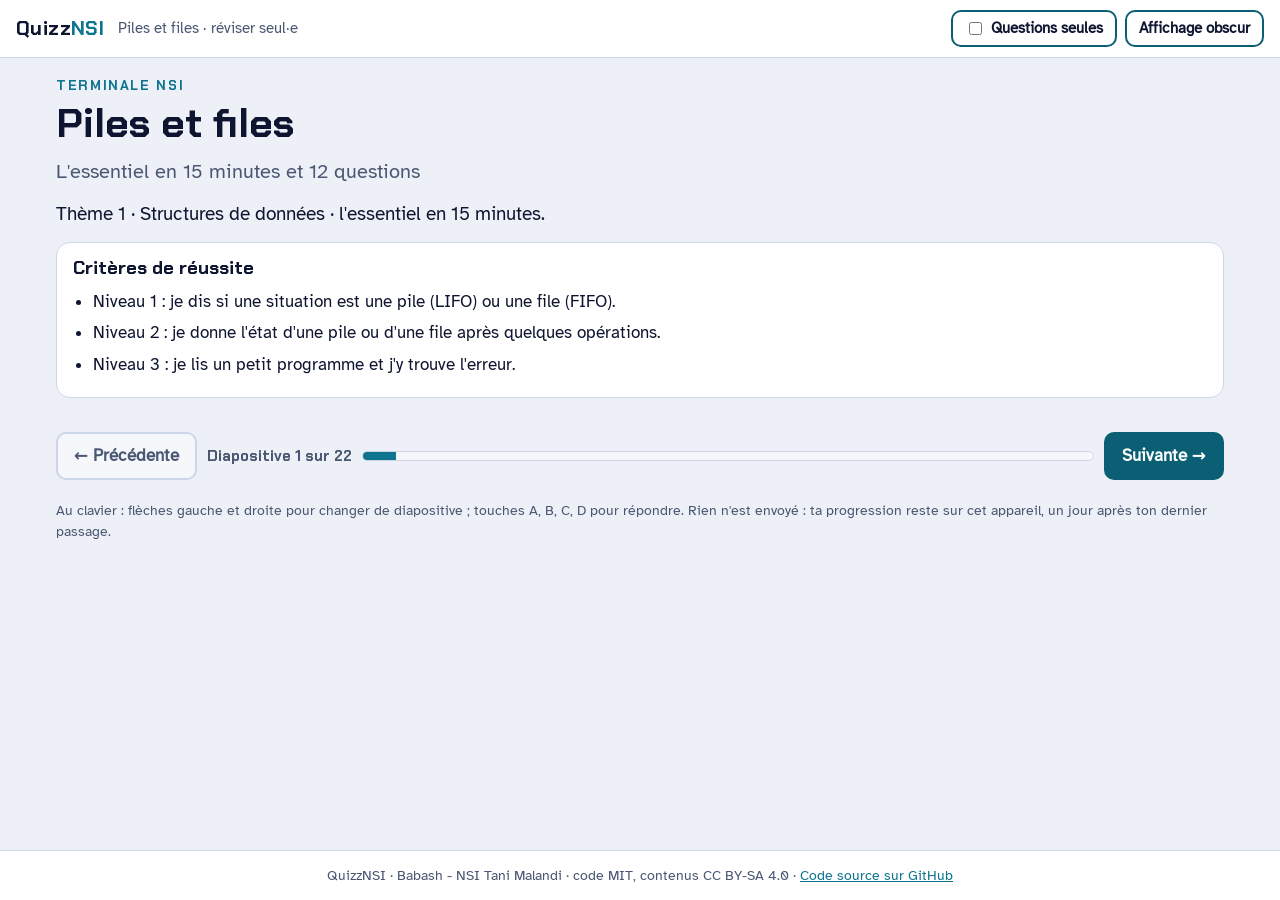
<file: revision.html>
<!DOCTYPE html>
<html lang="fr">
<head>
<meta charset="utf-8">
<meta name="viewport" content="width=device-width, initial-scale=1">
<title>QuizzNSI · réviser seul·e</title>
<meta name="description" content="Le cours en diapositives et ses questions, corrigées dans le navigateur, sans compte ni envoi de données.">
<link rel="icon" href="favicon.svg" type="image/svg+xml">
<link rel="stylesheet" href="css/polices.css">
<link rel="stylesheet" href="css/quizz.css">
<script>try{var t=localStorage.getItem('quizz-nsi:theme');t=t&&JSON.parse(t);if(t==='light'||t==='dark')document.documentElement.dataset.theme=t}catch(e){}</script>
</head>
<body>
<a class="evitement" href="#contenu">Aller au contenu</a>
<header class="barre">
  <a class="marque" href="index.html">Quizz<b>NSI</b></a>
  <span class="titre-page" id="titreCours">Réviser seul·e</span>
  <div class="actions">
    <label class="bouton petit"><input type="checkbox" id="questionsSeules"> Questions seules</label>
    <button class="bouton petit" type="button" data-bascule-theme>Affichage obscur</button>
  </div>
</header>
<main id="contenu" tabindex="-1">
  <p class="visuel-cache" id="annonce" aria-live="polite"></p>
  <div id="scene" tabindex="-1"></div>
  <nav class="nav-diapos" aria-label="Diapositives">
    <button class="bouton" type="button" id="prec">← Précédente</button>
    <span class="compteur" id="compteur"></span>
    <div class="progression" aria-hidden="true"><span id="barre"></span></div>
    <button class="bouton fort" type="button" id="suiv">Suivante →</button>
  </nav>
  <p class="nav-diapos" id="noteRevision" style="font-size:14px;color:var(--ink-soft)">Au clavier : flèches gauche et droite pour changer de diapositive ; touches A, B, C, D pour répondre. Rien n'est envoyé : ta progression reste sur cet appareil, un jour après ton dernier passage.</p>
</main>
<footer class="pied">QuizzNSI · Babash - NSI Tani Malandi · code MIT, contenus CC BY-SA 4.0 · <a href="https://github.com/babash/quizz-nsi" rel="noopener">Code source sur GitHub</a></footer>
<script src="js/commun.js"></script>
<script src="js/activites.js"></script>
<script src="js/diapos.js"></script>
<script src="js/activites-ui.js"></script>
<script src="js/revision.js"></script>
</body>
</html>
</file>
<file: css/polices.css>
/* Polices intégrées (aucun appel à un autre site) : Chakra Petch (Cadson Demak), JetBrains Mono (JetBrains),
   Atkinson Hyperlegible (Braille Institute of America). Licence SIL Open Font License 1.1 : https://openfontlicense.org */
@font-face{font-family:'Chakra Petch';font-weight:700;font-display:swap;src:url([data-uri]) format('woff2')}@font-face{font-family:'JetBrains Mono';font-weight:400;font-display:swap;src:url([data-uri]) format('woff2')}@font-face{font-family:'JetBrains Mono';font-weight:700;font-display:swap;src:url([data-uri]) format('woff2')}@font-face{font-family:'Atkinson Hyperlegible';font-weight:400;font-display:swap;src:url([data-uri]) format('woff2')}
</file>
<file: css/quizz.css>
/* QuizzNSI : feuille de style (MIT, Babash - NSI Tani Malandi).
   Style du site Ressources NSI et SNT (« réseau la nuit »), clair ou obscur. Tout est local. */

:root {
  --bg: #EDF1F7; --panel: #FFFFFF; --panel-2: #F5F7FB; --ink: #0D1530; --ink-soft: #4A5772; --line: #CDD6E6;
  --accent: #0E7490; --accent-fond: #E0F4F8; --focus: #0A64E8; --bouton: #0B5F75; --bouton-ink: #FFFFFF;
  --ok: #166534; --ok-fond: #E8F6EC; --ko: #B91C1C; --ko-fond: #FDECEC; --neutre-fond: #EEF1F7;
  --f0: #DC2626; --f1: #2563EB; --f2: #B45309; --f3: #15803D;
  --code-bg: #F5F7FB; --c-mot: #5B21B6; --c-ch: #02553F; --c-nb: #7A3304; --c-com: #414A57; --c-fn: #084E62; --c-nat: #86143F; --c-def: #1E40AF; --c-self: #7C2D12; --c-err: #921035; --guide: #C5CEDD;
  --display: "Chakra Petch", "Bahnschrift", "Arial Narrow", system-ui, sans-serif;
  --text: "Atkinson Hyperlegible", system-ui, -apple-system, "Segoe UI", Roboto, sans-serif;
  --mono: "JetBrains Mono", ui-monospace, Menlo, Consolas, monospace;
  color-scheme: light;
}
@media (prefers-color-scheme: dark) {
  :root:not([data-theme="light"]) {
    --bg: #060A13; --panel: #0B1222; --panel-2: #0F182C; --ink: #E3EDFF; --ink-soft: #9DAAC6; --line: #22314F;
    --accent: #5EEAFF; --accent-fond: #0B2633; --focus: #5EEAFF; --bouton: #5EEAFF; --bouton-ink: #04121A;
    --ok: #4ADE80; --ok-fond: #0C2716; --ko: #FCA5A5; --ko-fond: #2A0F14; --neutre-fond: #141D33;
    --f0: #F87171; --f1: #60A5FA; --f2: #FBBF24; --f3: #4ADE80;
    --code-bg: #0F182C; --c-mot: #C4B5FD; --c-ch: #6EE7B7; --c-nb: #FCD34D; --c-com: #A3B1C6; --c-fn: #67E8F9; --c-nat: #F9A8D4; --c-def: #93C5FD; --c-self: #FDBA74; --c-err: #FCA5A5; --guide: #2A3A5C;
    color-scheme: dark;
  }
}
:root[data-theme="dark"] {
  --bg: #060A13; --panel: #0B1222; --panel-2: #0F182C; --ink: #E3EDFF; --ink-soft: #9DAAC6; --line: #22314F;
  --accent: #5EEAFF; --accent-fond: #0B2633; --focus: #5EEAFF; --bouton: #5EEAFF; --bouton-ink: #04121A;
  --ok: #4ADE80; --ok-fond: #0C2716; --ko: #FCA5A5; --ko-fond: #2A0F14; --neutre-fond: #141D33;
  --f0: #F87171; --f1: #60A5FA; --f2: #FBBF24; --f3: #4ADE80;
  --code-bg: #0F182C; --c-mot: #C4B5FD; --c-ch: #6EE7B7; --c-nb: #FCD34D; --c-com: #A3B1C6; --c-fn: #67E8F9; --c-nat: #F9A8D4; --c-def: #93C5FD; --c-self: #FDBA74; --c-err: #FCA5A5; --guide: #2A3A5C;
  color-scheme: dark;
}

*, *::before, *::after { box-sizing: border-box; }
html { -webkit-text-size-adjust: 100%; }
body { margin: 0; background: var(--bg); color: var(--ink); font-family: var(--text); font-size: 17px; line-height: 1.5; min-height: 100vh; display: flex; flex-direction: column; }
main { flex: 1; width: 100%; }
a { color: var(--accent); }
h1, h2, h3 { font-family: var(--display); line-height: 1.2; margin: 0 0 .5em; }
p { margin: 0 0 .6em; }
code, pre, kbd { font-variant-ligatures: none; font-feature-settings: "liga" 0, "calt" 0; }
code { font-family: var(--mono); font-size: .92em; background: var(--code-bg); border: 1px solid var(--line); border-radius: 5px; padding: 0 .25em; overflow-wrap: anywhere; }
:focus-visible { outline: 3px solid var(--focus); outline-offset: 2px; }
.visuel-cache { position: absolute !important; width: 1px; height: 1px; overflow: hidden; clip: rect(0 0 0 0); white-space: nowrap; }
[hidden] { display: none !important; }
.evitement { position: absolute; left: 8px; top: -60px; z-index: 50; background: var(--bouton); color: var(--bouton-ink); padding: 8px 14px; border-radius: 8px; font-weight: 700; }
.evitement:focus { top: 8px; }
main:focus { outline: none; }

/* ── Barre du haut et pied de page ─────────── */
.barre { display: flex; flex-wrap: wrap; align-items: center; gap: 8px 14px; padding: 10px 16px; background: var(--panel); border-bottom: 1px solid var(--line); }
.marque { font-family: var(--display); font-weight: 700; font-size: 20px; color: var(--ink); text-decoration: none; letter-spacing: .02em; }
.marque b { color: var(--accent); }
.barre .titre-page { color: var(--ink-soft); font-size: 15px; }
.barre .actions { margin-left: auto; display: flex; flex-wrap: wrap; gap: 8px; align-items: center; }
.pied { padding: 14px 16px; font-size: 14px; color: var(--ink-soft); text-align: center; border-top: 1px solid var(--line); background: var(--panel); }

/* ── Boutons ──────────────────────────────── */
.bouton { font: inherit; font-weight: 700; cursor: pointer; border: 2px solid var(--bouton); background: var(--panel); color: var(--ink); border-radius: 10px; padding: 9px 16px; min-height: 44px; text-decoration: none; display: inline-flex; align-items: center; justify-content: center; gap: 6px; }
.bouton.fort { background: var(--bouton); color: var(--bouton-ink); }
.bouton.petit { padding: 5px 12px; min-height: 36px; font-size: 15px; }
.bouton:disabled { color: var(--ink-soft); border-color: var(--line); background: var(--panel-2); cursor: not-allowed; }
.bouton:hover:not(:disabled) { filter: brightness(1.08); }

/* ── Cadres, alertes ──────────────────────── */
.cadre { background: var(--panel); border: 1px solid var(--line); border-radius: 14px; padding: 14px 16px; }
.alerte { background: var(--ko-fond); border: 2px solid var(--ko); border-radius: 12px; padding: 12px 16px; }
.info { background: var(--accent-fond); border: 1px solid var(--accent); border-radius: 12px; padding: 10px 14px; }

/* ── Code ─────────────────────────────────── */
pre.code { font-family: var(--mono); font-size: .88em; line-height: 1.55; background: var(--code-bg); border: 1px solid var(--line); border-radius: 10px; padding: 10px 12px; margin: .4em 0 .8em; overflow-x: auto; tab-size: 4; }
pre.code code { background: none; border: 0; padding: 0; font-size: 1em; overflow-wrap: normal; }
pre.code .ligne { display: block; white-space: pre; }
pre.code .num { display: inline-block; width: 2ch; margin-right: 1.2ch; color: var(--c-com); text-align: right; user-select: none; }
pre.code .guide { border-left: 1px solid var(--guide); }
.c-mot { color: var(--c-mot); font-weight: 700; } .c-ch { color: var(--c-ch); font-style: italic; } .c-nb { color: var(--c-nb); } .c-com { color: var(--c-com); }
/* lisible aussi en noir et blanc : mots-clés en gras, fonctions soulignées, chaînes en italique, commentaires gris */
.c-fn { color: var(--c-fn); text-decoration: underline; text-underline-offset: 2px; } .c-nat { color: var(--c-nat); text-decoration: underline; text-underline-offset: 2px; }
.c-def { color: var(--c-def); font-weight: 700; text-decoration: underline; text-underline-offset: 2px; } .c-self { color: var(--c-self); }
/* la console : compacte, une ligne de console par ligne de texte, sous le code */
pre.console { font-family: var(--mono); font-size: .84em; line-height: 1.35; background: var(--code-bg); border: 1px solid var(--line); border-left: 4px solid var(--c-err); border-radius: 6px; padding: 3px 10px; margin: -.4em 0 .8em; overflow-x: auto; }
pre.console code { background: none; border: 0; padding: 0; font-size: 1em; }
pre.console .ligne { display: block; white-space: pre-wrap; overflow-wrap: anywhere; }
.c-err { color: var(--c-err); font-weight: 700; }

/* ── Formes des options (A ▲, B ◆, C ●, D ■) ── */
.forme { width: 1.15em; height: 1.15em; flex: none; }
.forme.f0 { fill: var(--f0); } .forme.f1 { fill: var(--f1); } .forme.f2 { fill: var(--f2); } .forme.f3 { fill: var(--f3); }
.pastille { display: inline-flex; align-items: center; gap: .3em; flex: none; font-family: var(--display); font-size: 1.15em; }
.pastille b { min-width: 1ch; }

/* ── Schémas ──────────────────────────────── */
.schema { margin: .2em 0 .8em; text-align: center; }
.schema figcaption { font-size: .9em; color: var(--ink-soft); margin-top: .3em; }
.schema-svg { max-width: 100%; height: auto; max-height: 15em; }
.schema-svg .case { fill: var(--panel); stroke: var(--ink-soft); stroke-width: 1.5; }
.schema-svg .case.sommet { fill: var(--accent-fond); stroke: var(--accent); stroke-width: 2.5; }
.schema-svg .case.barre { fill: var(--ko-fond); stroke: var(--ko); stroke-dasharray: 5 3; }
.schema-svg .bac { fill: none; stroke: var(--ink-soft); stroke-width: 3; stroke-linecap: round; stroke-linejoin: round; }
.schema-svg .trait { stroke: var(--ink-soft); stroke-width: 2; }
.schema-svg .pointe { fill: var(--ink-soft); }
.schema-svg text { fill: var(--ink); font-family: var(--text); font-size: 16px; }
.schema-svg text.val { font-family: var(--mono); font-size: 15px; }
.schema-svg text.etiq { font-weight: 700; fill: var(--accent); }
.schema-svg text.muet { fill: var(--ink-soft); }
.schema-svg text.petit { font-size: 13px; }
.schema-svg text.grand { font-size: 21px; }
.etapes { display: flex; flex-wrap: wrap; justify-content: center; gap: 10px 16px; list-style: none; padding: 0; margin: 0; counter-reset: etape; }
.etapes li { display: flex; flex-direction: column; align-items: center; gap: 4px; max-width: 46%; }
.etapes li > div { display: flex; align-items: flex-end; min-height: 4em; }
.etapes .schema-svg { max-height: 9em; }
.schema-etapes .schema-file .schema-svg, .etapes li .schema-svg[aria-label^="File"] { max-height: 4.2em; }
.etapes code { font-size: .78em; }
.deux-piles { display: flex; align-items: flex-end; justify-content: center; gap: 8px; flex-wrap: wrap; }
.deux-piles figure { margin: 0; display: flex; flex-direction: column; align-items: center; }
.deux-piles .entre { display: flex; flex-direction: column; align-items: center; font-size: .85em; color: var(--ink-soft); max-width: 9em; padding-bottom: 3em; }
.deux-piles .entre svg { width: 60px; height: 20px; }
.deux-piles .entre .trait { stroke: var(--ink-soft); stroke-width: 2; } .deux-piles .entre .pointe { fill: var(--ink-soft); }

/* ── Diapositives ─────────────────────────── */
.diapo { max-width: 1200px; margin: 0 auto; padding: 18px 16px 24px; }
.surtitre { font-family: var(--display); text-transform: uppercase; letter-spacing: .12em; font-size: .8em; color: var(--accent); margin: 0 0 .3em; }
.d-titre h1 { font-size: 2.4em; margin-bottom: .2em; }
.d-titre .sous-titre { font-size: 1.15em; color: var(--ink-soft); }
.d-titre .intro { font-size: 1.1em; }
.colonnes { display: grid; grid-template-columns: repeat(auto-fit, minmax(260px, 1fr)); gap: 14px; margin-top: 14px; }
.colonnes ul { margin: 0; padding-left: 1.2em; } .colonnes li { margin-bottom: .35em; }
.colonnes h2 { font-size: 1.1em; }
.d-titre-notion { font-size: 1.7em; }
.n-corps { display: grid; grid-template-columns: minmax(0, 1.25fr) minmax(0, 1fr); gap: 18px; align-items: start; }
.n-corps > .n-texte:only-child { grid-column: 1 / -1; }
.puces { padding-left: 1.2em; margin: 0 0 .6em; } .puces li { margin-bottom: .5em; font-size: 1.08em; }
.vocab { color: var(--ink-soft); font-size: .92em; } .vocab > span, .objectif > span, .explication > span, .correction-ligne > span { font-family: var(--display); font-weight: 700; text-transform: uppercase; letter-spacing: .06em; font-size: .8em; margin-right: .4em; }
.vocab > span { color: var(--ink-soft); }
.tableau { overflow-x: auto; }
.tableau table, .trace table { border-collapse: collapse; width: 100%; background: var(--panel); }
.tableau th, .tableau td, .trace th, .trace td { border: 1px solid var(--line); padding: 6px 10px; text-align: left; vertical-align: top; }
.tableau thead th, .trace thead th { background: var(--panel-2); font-family: var(--display); }
.ticket { margin-top: 14px; } .ticket h3 { font-size: 1.05em; }

/* ── Questions ────────────────────────────── */
.q-tete { margin-bottom: .6em; }
.q-num { font-family: var(--display); color: var(--accent); font-weight: 700; margin: 0; }
.q-nom { font-size: 1.35em; margin: .1em 0 .3em; }
.objectif { background: var(--accent-fond); border-left: 5px solid var(--accent); border-radius: 6px; padding: 6px 10px; margin: 0; }
.objectif > span { color: var(--accent); }
.q-corps { display: grid; grid-template-columns: minmax(0, 1.5fr) minmax(0, 1fr); gap: 16px; align-items: start; margin: .6em 0; }
.q-corps > .q-texte:only-child { grid-column: 1 / -1; }
.q-texte p { font-size: 1.08em; }
.options { display: grid; grid-template-columns: repeat(2, minmax(0, 1fr)); gap: 10px; margin: .4em 0; }
.option { font: inherit; color: var(--ink); text-align: left; display: flex; align-items: flex-start; gap: .7em; background: var(--panel); border: 2px solid var(--line); border-radius: 12px; padding: 12px 14px; min-height: 58px; position: relative; }
.option.o0 { border-left: 10px solid var(--f0); } .option.o1 { border-left: 10px solid var(--f1); } .option.o2 { border-left: 10px solid var(--f2); } .option.o3 { border-left: 10px solid var(--f3); }
button.option { cursor: pointer; width: 100%; }
button.option:hover:not(:disabled) { background: var(--panel-2); }
button.option:disabled { cursor: default; }
.opt-texte { flex: 1; min-width: 0; padding-top: .05em; }
.opt-texte pre.code { margin: 0; font-size: .82em; }
.option .etiquette { position: absolute; top: -11px; right: 10px; font-size: 13px; font-weight: 700; padding: 0 8px; border-radius: 99px; background: var(--panel); border: 2px solid currentColor; }
.option.choisie { outline: 3px solid var(--ink); outline-offset: 1px; }
.option.bonne-rep { border-color: var(--ok); background: var(--ok-fond); }
.option.bonne-rep .etiquette { color: var(--ok); }
.option.choisie:not(.bonne-rep) .etiquette { color: var(--ko); }

.verdict { display: flex; gap: 12px; align-items: flex-start; border-radius: 12px; padding: 10px 14px; margin: .6em 0; border: 2px solid; }
.verdict.ok { background: var(--ok-fond); border-color: var(--ok); } .verdict.ko { background: var(--ko-fond); border-color: var(--ko); } .verdict.neutre { background: var(--neutre-fond); border-color: var(--line); }
.verdict .symbole { font-size: 1.8em; line-height: 1; font-weight: 700; }
.verdict.ok .symbole, .verdict.ok .v-titre { color: var(--ok); } .verdict.ko .symbole, .verdict.ko .v-titre { color: var(--ko); }
.v-titre { font-weight: 700; margin-bottom: .2em; }
.explication { border-left: 5px solid var(--ok); background: var(--panel); padding: 6px 10px; border-radius: 6px; }
.explication > span { color: var(--ok); }
.autres { margin: .6em 0; } .autres summary { cursor: pointer; font-weight: 700; color: var(--accent); padding: 6px 0; min-height: 44px; display: flex; align-items: center; }
.feedbacks { list-style: none; padding: 0; margin: .4em 0; display: grid; gap: 8px; }
.feedbacks li { display: flex; gap: .7em; align-items: flex-start; background: var(--panel); border: 1px solid var(--line); border-radius: 10px; padding: 8px 12px; }
.feedbacks li.bonne { border: 2px solid var(--ok); }
.feedbacks .fb-titre { font-weight: 700; margin: 0; font-size: .9em; color: var(--ink-soft); }
.feedbacks li.bonne .fb-titre { color: var(--ok); }
.feedbacks p { margin: 0; }
.trace { margin: .6em 0; overflow-x: auto; } .trace caption { text-align: left; font-weight: 700; padding: 4px 0; }

/* ── Navigation des diapositives ──────────── */
.nav-diapos { display: flex; align-items: center; justify-content: space-between; gap: 10px; padding: 10px 16px; max-width: 1200px; margin: 0 auto; width: 100%; flex-wrap: wrap; }
.progression { flex: 1; min-width: 120px; height: 10px; background: var(--panel-2); border: 1px solid var(--line); border-radius: 99px; overflow: hidden; }
.progression span { display: block; height: 100%; background: var(--accent); width: 0; }
.compteur { font-family: var(--display); color: var(--ink-soft); font-size: 15px; }

/* ── Accueil ──────────────────────────────── */
.accueil { max-width: 1000px; margin: 0 auto; padding: 20px 16px; }
.accueil h1 { font-size: 2em; }
.chemins { display: grid; grid-template-columns: repeat(auto-fit, minmax(230px, 1fr)); gap: 14px; margin: 16px 0; }
.chemin { display: flex; flex-direction: column; gap: 8px; }
.chemin h2 { font-size: 1.15em; margin: 0; }
.chemin p { color: var(--ink-soft); flex: 1; }
.cours-liste { display: grid; gap: 10px; padding: 0; list-style: none; }

/* ── Le style « pourquoi fait-on cela » : parties, questions à la classe, humour, apparitions ── */
.cle { color: var(--accent); font-weight: 700; text-decoration: underline; text-decoration-thickness: 2px; text-underline-offset: 3px; }
.frag:not(.vu) { visibility: hidden; }
.d-partie { min-height: 55vh; display: flex; flex-direction: column; justify-content: center; align-items: flex-start; }
.d-partie h2 { font-size: 2.8em; margin: 0; }
.d-partie .p-num { font-family: var(--display); color: var(--accent); font-size: 1.4em; font-weight: 700; margin: 0; }
.d-partie .sous-titre, .d-titre .sous-titre { font-size: 1.2em; color: var(--ink-soft); }
.grande-question { font-size: 2em; margin: .2em 0 .5em; }
.d-classe .surtitre::before { content: "? "; }
.pistes, .escalade { list-style: none; padding: 0; margin: .4em 0; display: grid; gap: .45em; }
.pistes li { font-size: 1.15em; padding-left: 1.6em; position: relative; }
.pistes li::before { content: "→"; position: absolute; left: 0; color: var(--accent); font-weight: 700; }
.escalade li { font-size: 1.15em; }
.escalade li::before { content: "… "; color: var(--ink-soft); }
.chute { font-family: var(--display); font-size: 1.8em; font-weight: 700; color: var(--accent); margin: .6em 0 0; }
.chute::before { content: "» "; }
.consigne { border: 2px dashed var(--accent); border-radius: 12px; padding: 8px 14px; margin: .6em 0; }
.consigne .c-titre { font-family: var(--display); font-weight: 700; color: var(--accent); margin: 0 0 .2em; text-transform: uppercase; letter-spacing: .06em; font-size: .85em; }
.code-cache pre.code { margin-top: .2em; }
.nav-diapos .reste { font-size: 14px; color: var(--ink-soft); }

@media (max-width: 760px) {
  .n-corps, .q-corps { grid-template-columns: minmax(0, 1fr); }
  .options { grid-template-columns: minmax(0, 1fr); }
  .d-titre h1 { font-size: 1.9em; }
  .d-titre-notion { font-size: 1.4em; }
  .grande-question { font-size: 1.5em; }
  .d-partie h2 { font-size: 2em; }
  .d-partie { min-height: 40vh; }
}
@media (prefers-reduced-motion: no-preference) { .progression span { transition: width .3s; } }

/* ── Les autres types de questions : nuage de mots, relier, puzzle de code, ligne fautive ── */
.r-num { display: inline-flex; align-items: center; justify-content: center; min-width: 1.7em; height: 1.7em; padding: 0 .3em; border-radius: 6px; border: 2px solid var(--accent); color: var(--accent); font-family: var(--display); font-weight: 700; flex: none; }
.relier > .fb-titre { margin-top: .8em; font-weight: 700; }
.relier-fixe { display: grid; grid-template-columns: minmax(0, 1fr) minmax(0, 1fr); gap: 12px 24px; }
.relier-fixe ol, .relier ol, .puzzle-fixe, .relier-corr { list-style: none; padding: 0; margin: 0; display: grid; gap: 8px; }
.relier-fixe li, .relier .r-droite li, .puzzle-fixe li { display: flex; gap: .6em; align-items: flex-start; background: var(--panel); border: 1px solid var(--line); border-radius: 10px; padding: 8px 12px; min-width: 0; overflow-wrap: anywhere; }
.r-blanc { margin-left: auto; white-space: nowrap; }
.relier .r-ligne { display: grid; grid-template-columns: minmax(0, 1fr) auto; gap: 6px 8px; align-items: center; background: var(--panel); border: 2px solid var(--line); border-radius: 10px; padding: 8px 10px; }
.relier .r-ligne label { display: flex; gap: .6em; align-items: flex-start; font-weight: 700; min-width: 0; overflow-wrap: anywhere; grid-column: 1 / -1; }
.relier .r-ligne select { width: 100%; min-width: 0; }
.relier .r-ligne .r-marque { font-weight: 700; font-size: 1.2em; }
.relier .r-ligne.ok, .puzzle li.ok .p-ligne { border-color: var(--ok); background: var(--ok-fond); }
.relier .r-ligne.ko, .puzzle li.ko .p-ligne { border-color: var(--ko); }
.relier .r-ligne.ok .r-marque { color: var(--ok); } .relier .r-ligne.ko .r-marque { color: var(--ko); }
.relier-corr li { background: var(--panel); border: 1px solid var(--line); border-radius: 10px; padding: 8px 12px; overflow-wrap: anywhere; }
.relier-corr li.ok { border: 2px solid var(--ok); } .relier-corr li.ko { border: 2px solid var(--ko); }
.relier-corr p { margin: 0; } .relier-corr .r-fb { color: var(--ink-soft); margin-top: .3em; } .relier-corr .r-ta { color: var(--ink-soft); font-weight: 700; }
.puzzle-fixe code, .p-ligne code, .c-ligne code { background: none; border: 0; padding: 0; white-space: pre; overflow-wrap: normal; }
.puzzle-fixe li { overflow-x: auto; }
.puzzle { list-style: none; padding: 0; margin: .4em 0; display: grid; gap: 6px; }
.p-ligne, .c-ligne { font: inherit; font-family: var(--mono); font-size: .92em; color: var(--ink); text-align: left; display: flex; align-items: center; width: 100%; min-height: 44px; padding: 6px 10px; background: var(--code-bg); border: 2px solid var(--line); border-radius: 8px; cursor: pointer; overflow-x: auto; }
.p-ligne .num, .c-ligne .num { display: inline-block; min-width: 2ch; margin-right: 1ch; color: var(--c-com); text-align: right; flex: none; }
.p-guides { display: inline-flex; flex: none; white-space: pre; }
.p-guides .guide { border-left: 2px solid var(--guide); white-space: pre; }
.p-ligne[aria-pressed="true"], .c-ligne[aria-pressed="true"] { border-color: var(--focus); outline: 3px solid var(--focus); outline-offset: 1px; background: var(--accent-fond); }
.c-ligne.ko { border-color: var(--ko); background: var(--ko-fond); }
.p-ligne:disabled, .c-ligne:disabled { cursor: default; }
.p-outils { display: flex; flex-wrap: wrap; gap: 6px; margin: 8px 0; }
.p-outils .bouton { flex: 1 1 calc(50% - 6px); min-height: 44px; }
.c-lignes { display: grid; gap: 4px; margin: .4em 0; }
.aide-act { color: var(--ink-soft); font-size: .9em; }
pre.code .ligne.fautive { background: var(--ko-fond); outline: 2px solid var(--ko); text-decoration: line-through; text-decoration-color: var(--ko); }
pre.code .ligne.choisie { outline: 2px dashed var(--ink-soft); }
pre.code .ligne.corrigee { background: var(--ok-fond); }
.correction-ligne { background: var(--ok-fond); border: 2px solid var(--ok); border-radius: 8px; padding: 6px 10px; overflow-x: auto; }
.correction-ligne > span { color: var(--ok); }
.correction-ligne code { white-space: pre; }
.relier select, .nuage-form input { font: inherit; color: var(--ink); background: var(--panel); border: 2px solid var(--line); border-radius: 10px; padding: 8px 10px; min-height: 44px; }
.nuage-form label { display: block; font-weight: 700; margin: 6px 0 4px; }
.nuage-form input { width: 100%; font-size: 20px; }
.nuage-form .bouton { margin-top: 8px; }
.nuage-ton { font-size: 1.15em; margin-top: 10px; overflow-wrap: anywhere; }
.zone-nuage { margin: .6em 0; }
.nuage { list-style: none; padding: 16px; margin: 0; display: flex; flex-wrap: wrap; justify-content: center; align-items: center; gap: .3em .9em; background: var(--panel); border: 1px solid var(--line); border-radius: 14px; min-height: 30vh; }
.nuage .mot { font: inherit; font-family: var(--display); font-weight: 700; background: none; border: 0; cursor: pointer; line-height: 1.1; padding: .1em .2em; border-radius: 6px; overflow-wrap: anywhere; color: var(--ink); }
.nuage .mot:hover { text-decoration: line-through; }
.nuage .t1 { font-size: 1.1em; } .nuage .t2 { font-size: 1.6em; } .nuage .t3 { font-size: 2.2em; } .nuage .t4 { font-size: 2.9em; } .nuage .t5 { font-size: 3.6em; }
.nuage .c0 { color: var(--accent); } .nuage .c1 { color: var(--ink); } .nuage .c2 { color: var(--c-def); } .nuage .c3 { color: var(--c-mot); }
.nuage-compte { font-size: 1.3em; text-align: center; padding: 1em 0; }
.nuage-reglages { display: flex; flex-wrap: wrap; gap: 8px 12px; align-items: center; justify-content: center; margin-top: 8px; font-size: 15px; }
.nuage-exemples { display: flex; flex-wrap: wrap; gap: 6px; list-style: none; padding: 0; }
.nuage-exemples li { border: 1px solid var(--line); border-radius: 99px; padding: 2px 10px; }
.mots-liste { list-style: none; padding: 0; display: grid; gap: 6px; }
.mots-liste li { display: flex; gap: 10px; align-items: center; justify-content: space-between; border: 1px solid var(--line); border-radius: 10px; padding: 4px 4px 4px 12px; overflow-wrap: anywhere; }
.mots-liste li.masque span { text-decoration: line-through; color: var(--ink-soft); }
.reussite li.bonne .rep-barre > span { background: var(--ok); }
@media (max-width: 760px) { .relier-fixe { grid-template-columns: minmax(0, 1fr); } }
.nuage .voix { font-family: var(--text); font-size: .4em; font-weight: 400; color: var(--ink-soft); margin-left: .15em; vertical-align: super; }
.nuage-tel { min-height: 0; padding: 10px; justify-content: flex-start; gap: 8px; }
.nuage-tel li { display: flex; align-items: center; gap: 6px; border: 1px solid var(--line); border-radius: 99px; padding: 2px 4px 2px 12px; max-width: 100%; }
.nuage-tel .mot { font-family: var(--display); font-weight: 700; overflow-wrap: anywhere; min-width: 0; }
.nuage-tel .t1 { font-size: 1em; } .nuage-tel .t2 { font-size: 1.15em; } .nuage-tel .t3 { font-size: 1.3em; } .nuage-tel .t4 { font-size: 1.45em; } .nuage-tel .t5 { font-size: 1.6em; }
.nuage-tel .voix { font-size: .85em; color: var(--ink-soft); }
.nuage-tel .bouton { min-height: 36px; flex: none; }
.nuage-miens { overflow-wrap: anywhere; }

/* ── Le code à 320 px (T114) : aucune ligne de 27 caractères coupée ni débordante ──
   Option en code : la lettre au-dessus, le code sur toute la largeur, marges réduites.
   Écrans et lignes fautives : marges réduites, police un peu plus petite, jamais sous 13 px. */
@media (max-width: 760px) {
  :root .option:has(.opt-texte pre.code) { flex-direction: column; align-items: stretch; gap: .35em; padding: 10px 6px 10px 8px; }
  :root .opt-texte pre.code { font-size: 13px; padding: 6px; }
  :root body pre.code { font-size: 13.5px; padding: 8px 6px; }
  :root body pre.code .num { margin-right: .6ch; }
  :root .p-ligne, :root .c-ligne { font-size: 13.5px; padding: 6px; }
  :root .p-ligne .num, :root .c-ligne .num { margin-right: .6ch; }
  :root .tableau th, :root .tableau td, :root .trace th, :root .trace td { padding: 6px; overflow-wrap: anywhere; }
}
</file>
<file: css/seance.css>
/* QuizzNSI : la page projetée et la page élève (MIT, Babash - NSI Tani Malandi). */

/* ── Page projetée ────────────────────────── */
.projete .diapo { max-width: 1500px; font-size: clamp(17px, .9vw + .55vh, 27px); }
.projete .nav-diapos.commandes { max-width: none; background: var(--panel); border-top: 1px solid var(--line); }
@media (min-width: 900px) and (min-height: 500px) { .projete .nav-diapos.commandes { position: sticky; bottom: 0; z-index: 5; } }
.projete .pied { font-size: 13px; padding: 8px 16px; }
.pastille-seance { font-family: var(--display); background: var(--accent-fond); border: 1px solid var(--accent); border-radius: 99px; padding: 4px 12px; font-size: 15px; }
.pastille-seance b { letter-spacing: .12em; color: var(--accent); }
.statut-q { font-family: var(--display); font-weight: 700; font-size: 17px; min-width: 12ch; text-align: right; }

.accueil-seance { max-width: 1400px; margin: 0 auto; padding: 16px; display: grid; grid-template-columns: minmax(0, 1.25fr) minmax(0, 1fr); gap: 16px; align-items: start; }
.rejoindre-grand { display: grid; grid-template-columns: auto 1fr; gap: 20px; align-items: center; }
.qr { background: #fff; padding: 10px; border-radius: 10px; width: min(34vh, 300px); aspect-ratio: 1; }
.qr svg { width: 100%; height: 100%; display: block; }
.etape { color: var(--ink-soft); margin: 0; font-size: 17px; }
.lien { font-family: var(--mono); font-size: clamp(15px, 1.2vw, 22px); word-break: break-all; margin: .2em 0 .6em; }
.code-seance { font-family: var(--display); font-weight: 700; font-size: clamp(44px, 7vw, 96px); letter-spacing: .18em; line-height: 1; margin: .1em 0 .3em; color: var(--accent); }
.code-seance.petit { font-size: 34px; margin: 0; }
.etat { font-weight: 700; } .etat.ok { color: var(--ok); } .etat.ko { color: var(--ko); }
.reglages h2 { font-size: 1.2em; }
.aide { color: var(--ink-soft); font-size: 15px; }
.ligne-reglage { display: flex; flex-wrap: wrap; align-items: center; gap: 8px 12px; margin: 10px 0; }
.ligne-reglage label { font-weight: 700; min-width: 12ch; }
select, input[type="text"] { font: inherit; color: var(--ink); background: var(--panel); border: 2px solid var(--line); border-radius: 10px; padding: 8px 10px; min-height: 44px; }
.eleves { list-style: none; padding: 0; margin: 8px 0; display: flex; flex-wrap: wrap; gap: 6px; max-height: 40vh; overflow: auto; }
.eleves li { display: inline-flex; align-items: center; gap: 6px; background: var(--panel-2); border: 1px solid var(--line); border-radius: 99px; padding: 3px 4px 3px 12px; font-weight: 700; }
.eleves li.absent { font-weight: 400; color: var(--ink-soft); }
.eleves li.vide { padding: 4px 12px; font-weight: 400; color: var(--ink-soft); }
.retirer { font: inherit; font-size: 13px; cursor: pointer; border: 1px solid var(--ko); color: var(--ko); background: transparent; border-radius: 99px; padding: 2px 9px; min-height: 30px; }
.carte-rejoindre { position: fixed; right: 12px; top: 64px; z-index: 10; display: flex; gap: 14px; max-width: min(560px, calc(100vw - 24px)); box-shadow: 0 8px 30px rgba(0, 0, 0, .25); }
.carte-rejoindre .qr { width: 170px; }
.carte-rejoindre h3 { font-size: 1em; margin: .4em 0 .2em; }
.carte-rejoindre .eleves { max-height: 30vh; }

/* Le QR code en très grand, lisible du fond de la classe (bouton ou touche Q, à tout moment) */
.qr-boite { border: 0; padding: 2vh 3vw; margin: 0; width: 100vw; height: 100vh; max-width: none; max-height: none; overflow: auto; background: var(--panel); color: var(--ink); display: none; flex-direction: column; align-items: center; justify-content: safe center; gap: 1.5vh; }
.qr-boite[open] { display: flex; }
.qr-boite::backdrop { background: var(--panel); }
.qr-titre { font-size: clamp(22px, 4.5vh, 52px); margin: 0; text-align: center; }
.qr-grand-corps { display: flex; align-items: center; justify-content: center; gap: 4vw; flex-wrap: wrap; max-width: 100%; }
.qr-boite .qr { width: min(46vh, 88vw); padding: 2.5%; border: 2px solid var(--line); }
.qr-grand-texte { min-width: 0; max-width: 100%; text-align: center; }
.qr-boite .lien { font-size: clamp(14px, 2.6vh, 30px); }
.qr-boite .etape { font-size: clamp(16px, 2.4vh, 28px); }
.qr-boite .aide { font-size: clamp(14px, 2.2vh, 24px); }
.code-seance.geant { font-size: clamp(40px, min(10vh, 19vw), 220px); white-space: nowrap; margin: .05em 0 .1em; }
@media (min-aspect-ratio: 4/3) { .qr-grand-corps { flex-wrap: nowrap; } .qr-boite .qr { width: min(74vh, 52vw); } .qr-grand-texte { text-align: left; } .code-seance.geant { font-size: clamp(40px, min(17vh, 9vw), 220px); } }

.options.avec-barres .option { flex-wrap: wrap; padding-bottom: 10px; }
.rep-barre { flex-basis: 100%; height: 12px; background: var(--panel-2); border: 1px solid var(--line); border-radius: 99px; overflow: hidden; display: block; }
.rep-barre > span { display: block; height: 100%; background: var(--ink-soft); }
.option.bonne-rep .rep-barre > span { background: var(--ok); }
.rep-nb { font-family: var(--display); font-weight: 700; flex-basis: 100%; padding-left: calc(1.15em + 2.2ch); line-height: 1.6; }
.options.avec-barres .rep-barre { margin-left: calc(1.15em + 2.2ch); flex-basis: calc(100% - 1.15em - 2.2ch); }
.bilan-q { font-size: 1.1em; margin-top: .6em; }
.rebonds { color: var(--ok); font-weight: 700; }
.erreur-frequente { display: flex; gap: .7em; align-items: flex-start; background: var(--ko-fond); border: 2px solid var(--ko); border-radius: 12px; padding: 10px 14px; margin: .6em 0; }
.erreur-frequente p { margin: 0; } .erreur-frequente .fb-titre { color: var(--ko); font-weight: 700; }

.podium-boite { border: 2px solid var(--accent); border-radius: 16px; background: var(--panel); color: var(--ink); padding: 20px 24px; width: min(900px, calc(100vw - 32px)); max-height: calc(100vh - 32px); overflow: auto; }
.podium-boite::backdrop { background: rgba(4, 8, 18, .7); }
.podium { list-style: none; padding: 0; display: grid; gap: 8px; margin: 0 0 16px; }
.podium li { display: grid; grid-template-columns: 4ch 1fr auto; gap: 12px; align-items: center; background: var(--panel-2); border: 1px solid var(--line); border-radius: 12px; padding: 10px 16px; font-size: 1.3em; }
.podium .rang { font-family: var(--display); font-weight: 700; color: var(--accent); }
.podium .qui { font-weight: 700; overflow-wrap: anywhere; } .podium .pts { font-family: var(--display); }
.podium li.place1 { border: 3px solid var(--accent); font-size: 1.5em; }
.rejouer-bloc { display: flex; gap: 16px; align-items: center; flex-wrap: wrap; border-top: 1px solid var(--line); padding-top: 14px; margin-top: 10px; }
.rejouer-bloc .qr { width: 170px; flex: none; }
.rejouer-bloc > div:last-child { flex: 1 1 260px; min-width: 0; }
.rejouer-bloc .lien { font-size: 15px; }
.reussite { list-style: none; padding: 0; display: grid; grid-template-columns: repeat(auto-fill, minmax(220px, 1fr)); gap: 4px 16px; }
.reussite li { display: grid; grid-template-columns: 4ch 1fr minmax(5ch, auto); gap: 8px; align-items: center; font-size: 15px; }
.reussite .rep-barre > span { background: var(--accent); }

@media (max-width: 900px) {
  .accueil-seance { grid-template-columns: minmax(0, 1fr); }
  .rejoindre-grand { grid-template-columns: minmax(0, 1fr); justify-items: center; text-align: center; }
}

/* ── Page élève (téléphone d'abord) ───────── */
.eleve main { max-width: 640px; margin: 0 auto; padding: 12px 16px 24px; }
.eleve .barre { padding: 8px 16px; }
.eleve .moi { font-weight: 700; overflow-wrap: anywhere; }
.eleve .points { font-family: var(--display); font-weight: 700; color: var(--accent); }
.formulaire label { display: block; font-weight: 700; margin: 14px 0 4px; }
.formulaire input[type="text"] { width: 100%; font-size: 20px; }
.formulaire #champCode { text-transform: uppercase; letter-spacing: .2em; font-family: var(--display); font-weight: 700; }
.formulaire .bouton { width: 100%; margin-top: 16px; min-height: 54px; font-size: 19px; }
.erreur-champ { color: var(--ko); font-weight: 700; margin: 6px 0 0; }
.eleve .options { grid-template-columns: minmax(0, 1fr); gap: 12px; }
.eleve button.option { min-height: 64px; font-size: 18px; padding: 14px; }
.eleve .q-corps { grid-template-columns: minmax(0, 1fr); }
.eleve .q-nom { font-size: 1.2em; }
.eleve pre.code { font-size: 14px; }
.attente { text-align: center; padding: 20px 0; }
.attente .grand { font-family: var(--display); font-size: 1.5em; margin: .3em 0; }
.chrono { font-family: var(--display); font-weight: 700; font-size: 20px; }
.suite { display: flex; flex-wrap: wrap; gap: 4px; list-style: none; padding: 0; margin: 8px 0; }
.suite li { width: 30px; height: 30px; display: inline-flex; align-items: center; justify-content: center; border-radius: 6px; border: 2px solid var(--line); font-weight: 700; }
.suite li.j { border-color: var(--ok); color: var(--ok); background: var(--ok-fond); }
.suite li.f { border-color: var(--ko); color: var(--ko); background: var(--ko-fond); }
.gains { font-family: var(--display); font-size: 1.15em; }
.gains small { font-family: var(--text); color: var(--ink-soft); font-size: .75em; }
.fin-liens { display: flex; flex-wrap: wrap; gap: 8px; justify-content: center; }
.envoyee { text-align: center; font-weight: 700; }
#autreHote { margin: 12px 16px; }
</file>
<file: css/imprimer.css>
/* QuizzNSI : la version à imprimer, A4 en noir et blanc (MIT, Babash - NSI Tani Malandi). */
.consigne-impression { max-width: 210mm; margin: 12px auto; }
.feuille { --ink: #000; --ink-soft: #333; --line: #888; --panel: #fff; --panel-2: #fff; --code-bg: #fff; --accent: #000; --accent-fond: #fff;
  --c-mot: #000; --c-ch: #000; --c-nb: #000; --c-com: #444; --c-fn: #000; --c-nat: #000; --c-def: #000; --c-self: #000; --guide: #bbb;
  --f0: #000; --f1: #000; --f2: #000; --f3: #000; --ok: #000; --ko: #000;
  background: #fff; color: #000; max-width: 210mm; margin: 0 auto 24px; padding: 12mm; font-size: 10pt; line-height: 1.3; box-shadow: 0 2px 16px rgba(0,0,0,.25); }
.feuille .forme { fill: none !important; stroke: #000; stroke-width: 2.4; }
.feuille .forme.f0, .feuille .forme.f3 { fill: #000 !important; stroke: none; }
.feuille h1 { font-size: 17pt; margin: 0; }
.feuille h2 { font-size: 11pt; margin: 0 0 2pt; }
.feuille p { margin: 0 0 2pt; }
.feuille code { border: 0; padding: 0; background: none; font-size: .95em; }
.feuille pre.code { font-size: 8.6pt; line-height: 1.2; padding: 2pt 6pt; margin: 1pt 0 3pt; border-color: #999; border-radius: 4px; overflow: visible; }
.feuille .c-mot, .feuille .c-def { font-weight: 700; }
.f-entete { display: flex; justify-content: space-between; align-items: flex-end; gap: 12pt; border-bottom: 1.5pt solid #000; padding-bottom: 4pt; margin-bottom: 6pt; }
.f-niveau { font-size: 9pt; text-transform: uppercase; letter-spacing: .08em; }
.f-champs p { margin: 0 0 2pt; white-space: nowrap; }
.f-consignes { border: 1pt solid #000; border-radius: 4px; padding: 4pt 8pt; margin-bottom: 6pt; font-size: 9.5pt; }
.f-consignes ul { margin: 0; padding-left: 14pt; }
.f-question { break-inside: avoid; page-break-inside: avoid; border-bottom: .5pt solid #999; padding: 3pt 0 4pt; }
.f-num { font-family: var(--display); }
.f-objectif { font-style: italic; font-size: 9pt; color: #333; }
.f-illus { display: flex; gap: 10pt; align-items: flex-start; flex-wrap: wrap; }
.f-illus pre.code { flex: 1 1 60%; min-width: 0; }
.feuille pre.console { font-size: 8.2pt; line-height: 1.25; padding: 1pt 6pt; margin: -2pt 0 4pt; border-color: #999; border-left: 2pt solid #000; }
.feuille .c-err { color: #000; }
.f-illus .schema { flex: 0 1 auto; margin: 0; }
.feuille .schema-svg { max-height: 22mm; width: auto; }
.feuille .schema-svg text.etiq { fill: #000; }
.feuille .schema-svg .case.sommet { fill: #eee; stroke: #000; }
.f-options { list-style: none; padding: 0; margin: 3pt 0 0; display: grid; grid-template-columns: 1fr 1fr; gap: 2pt 12pt; }
.f-options li { display: flex; gap: 5pt; align-items: flex-start; }
.f-options .case { width: 9pt; height: 9pt; border: 1pt solid #000; flex: none; margin-top: 2pt; }
.f-options .pastille { font-size: 1em; }
.f-options pre.code { margin: 0; font-size: 8.2pt; }
.f-grille { border-collapse: collapse; width: 100%; margin: 4pt 0 8pt; font-size: 9.5pt; }
.f-grille caption { text-align: left; font-weight: 700; }
.f-grille th, .f-grille td { border: .75pt solid #000; padding: 2pt 3pt; text-align: center; }
.f-corr { font-size: 9.5pt; }
.f-pieges { margin: 2pt 0; padding-left: 14pt; font-size: 8.8pt; color: #222; }
.f-corr .trace table, .f-tableau { border-collapse: collapse; width: 100%; font-size: 8.8pt; }
.feuille .trace th, .feuille .trace td, .f-tableau th, .f-tableau td { border: .75pt solid #000; padding: 1.5pt 4pt; }
.feuille .trace { margin: 2pt 0; } .feuille .trace caption { font-size: 9pt; padding: 0; }
.f-pied { margin-top: 8pt; padding-top: 2pt; font-size: 8pt; color: #222; text-align: right; }

@page { size: A4; margin: 11mm 12mm; }
@media print {
  html, body { background: #fff !important; color: #000; }
  .ecran-seul { display: none !important; }
  .feuille { box-shadow: none; padding: 0; max-width: none; margin: 0; }
  a { color: #000; }
}
@media screen and (max-width: 820px) {
  .feuille { padding: 16px; font-size: 15px; }
  .f-options { grid-template-columns: minmax(0, 1fr); }
  .feuille pre.code { overflow-x: auto; }
  .f-grille, .f-tableau { display: block; overflow-x: auto; }
  .f-entete { flex-direction: column; align-items: flex-start; }
}
/* Les autres types de questions, sur papier */
.feuille .r-num { border-width: 1pt; color: #000; border-color: #000; min-width: 1.4em; height: 1.4em; }
.feuille .relier-fixe { gap: 3pt 12pt; }
.feuille .relier-fixe li, .feuille .puzzle-fixe li, .feuille .relier-corr li { padding: 2pt 4pt; border-color: #999; border-radius: 3px; }
.feuille .relier-fixe ol, .feuille .puzzle-fixe, .feuille .relier-corr { gap: 2pt; }
.feuille .puzzle-fixe li { overflow: visible; font-size: 9pt; }
.f-ligne { margin-top: 4pt; }
.f-consigne { font-weight: 700; margin-top: 3pt; }
.f-cadre-code { border: .75pt solid #000; border-radius: 3px; height: 32mm; margin-top: 3pt; background: repeating-linear-gradient(#fff 0 6.5mm, #bbb 6.5mm 6.8mm); }
.feuille .verdict, .feuille .correction-ligne { border-width: 1pt; padding: 2pt 5pt; background: #fff; }
.feuille pre.code .ligne.fautive { background: #eee; outline: 1pt solid #000; }
.feuille .explication { border-left-width: 2pt; padding: 1pt 5pt; }
.feuille .fb-titre { font-weight: 700; margin-top: 3pt; }
</file>
